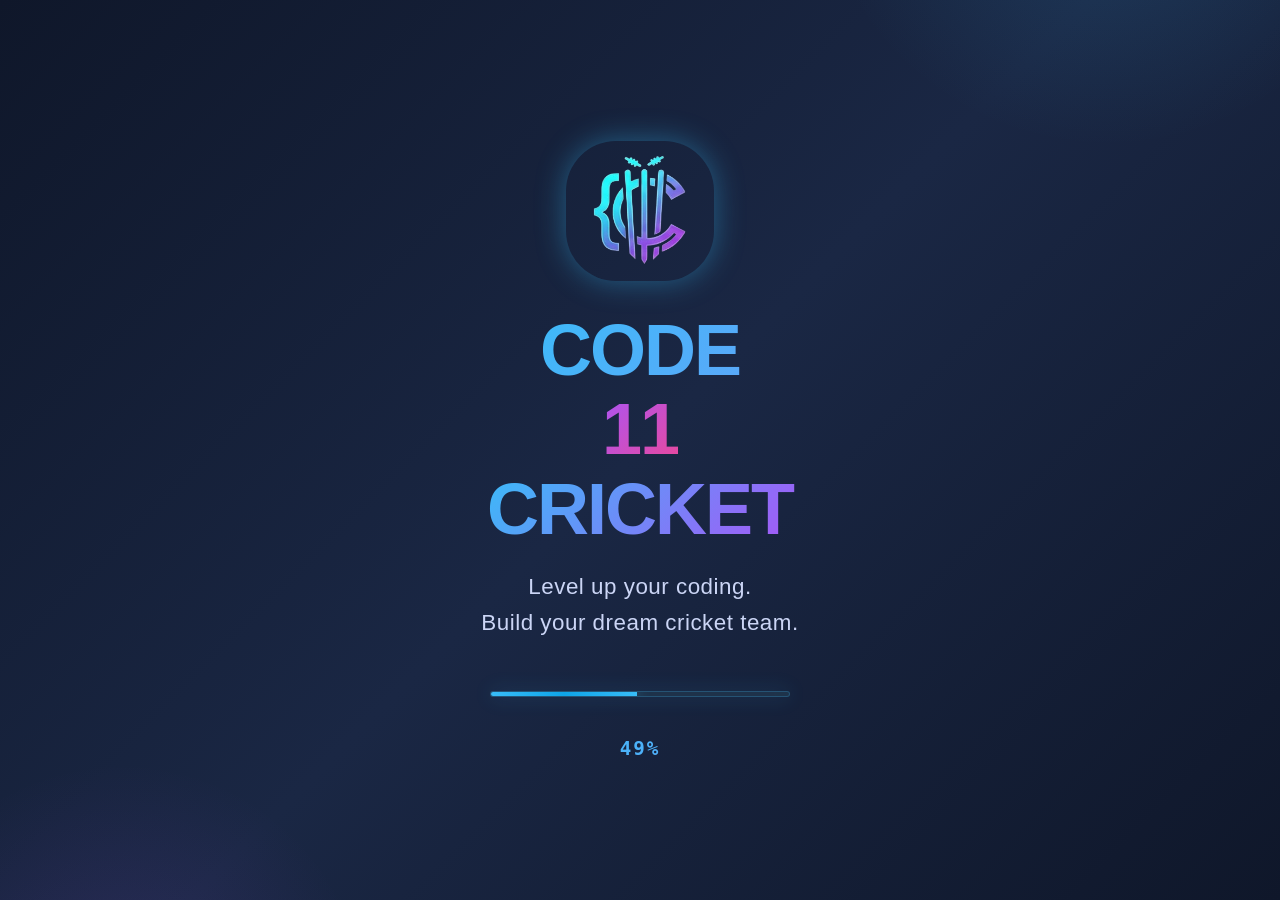
<file: index.html>
<!DOCTYPE html>
<html>

<head>
    <meta charset="UTF-8">
    <meta name="viewport" content="width=device-width, initial-scale=1.0">
    <link rel="shortcut icon" href="img/logo_02.png" type="image/x-icon">
    <title>Code11 Cricket</title>
    <link rel="stylesheet" href="style.css">
</head>

<body>

    <!-- Splash Screen -->
    <div id="splash">
        <div class="splash-content">
            <!-- <div class="splash-badge">🏏⚡ CODE11 CRICKET</div> -->
            <div class="splash-badge"><img width="100" src="img/logo_02.png" alt=""></div>
            <h1 class="logo">
                <span class="logo-code">CODE</span><span class="logo-num">11</span>
                <span class="logo-cricket">CRICKET</span>
            </h1>
            <p class="tagline">Level up your coding.<br>Build your dream cricket team.</p>

            <div class="loader-section">
                <div class="loader-container">
                    <div class="loader-bar" id="loader-bar"></div>
                </div>
                <p id="loading-text">0%</p>
            </div>
        </div>
    </div>

    <div id="main-content" class="hidden">

        <header class="navbar">
            <div class="navbar-brand">
                <img class="logo-badge" src="img/logo_02.png" alt="">
                <h2>CODE11 CRICKET</h2>
            </div>
            <nav class="navbar-nav">
                <a href="challenges.html" class="nav-btn">
                    <span>⚡</span> Challenges
                </a>
                <a href="collection.html" class="nav-btn">
                    <span>🎴</span> My Cards
                </a>
                <a href="available-cards.html" class="nav-btn">
                    <span>📚</span> Available Cards
                </a>
                <a href="profile.html" class="nav-btn">
                    <span>👤</span> Profile
                </a>
            </nav>
        </header>

        <section class="dashboard">
            <div class="hero-content">
                <!-- <img class="splash-badge" style="width: 100px;" src="img/logo_02.png" alt=""> -->
                <div class="hero-badge">🏏 CODE11 CRICKET</div>
                <h3 class="hero-title">
                    <span class="gradient-text">Level Up</span> Your Code.<br>
                    <span class="gradient-text-alt">Unlock</span> Legends.
                </h3>
                <p class="hero-subtitle">Solve coding challenges. Build your dream cricket team. Master the game.</p>
                <div class="hero-stats">
                    <div class="stat">
                        <span class="stat-value">115+</span>
                        <span class="stat-label">Challenges</span>
                    </div>
                    <div class="stat">
                        <span class="stat-value">40+</span>
                        <span class="stat-label">Legends</span>
                    </div>
                    <div class="stat">
                        <span class="stat-value">125+</span>
                        <span class="stat-label">Cards</span>
                    </div>
                    <div class="stat">
                        <span class="stat-value">∞</span>
                        <span class="stat-label">Skills</span>
                    </div>
                </div>
                <a href="challenges.html" class="btn-primary">
                    <span>⚡ START CODING</span>
                </a>
            </div>
        </section>

        <section class="preview">
            <div class="preview-header">
                <h3>🎴 TOP LEGENDS</h3>
                <p class="preview-subtitle">Unlock these iconic cricket stars by solving challenges</p>
            </div>

            <div class="preview-cards">

                <div class="preview-card epic">
                    <img src="img/virat-kohli.png">
                    <h3>Virat Kohli</h3>
                    <p>⭐ 95</p>
                    <p>🏏 Batsman</p>
                    <p>🌍 India</p>
                </div>

                <div class="preview-card legendary">
                    <img src="img/abd.png">
                    <h3>AB de Villiers</h3>
                    <p>⭐ 98</p>
                    <p>🏏 Batsman</p>
                    <p>🌍 South Africa</p>
                </div>

                <div class="preview-card epic">
                    <img src="img/rohit-sharma.png">
                    <h3>Rohit Sharma</h3>
                    <p>⭐ 92</p>
                    <p>🏏 Batsman</p>
                    <p>🌍 India</p>
                </div>

                <div class="preview-card legendary">
                    <img src="img/chris_gayle.png">
                    <h3>Chris Gayle</h3>
                    <p>⭐ 98</p>
                    <p>🏏 Batsman</p>
                    <p>🌍 West Indies</p>
                </div>

                <div class="preview-card epic">
                    <img src="img/trent-boult.png">
                    <h3>Trent Boult</h3>
                    <p>⭐ 93</p>
                    <p>🏏 Bowler</p>
                    <p>🌍 New Zealand</p>
                </div>

            </div>

        </section>

        <section class="about">
            <div class="about-container">
                <div class="about-header">
                    <h3>⚙️ ABOUT CODE11 CRICKET</h3>
                    <div class="about-divider"></div>
                </div>
                <div class="about-content">
                    <p>
                        <strong>Code11 Cricket</strong> is a gamified platform where developers level up their coding
                        skills while building their dream cricket team. Solve real-world coding challenges and unlock
                        legendary cricket players.
                    </p>
                    <p>
                        Whether you're a JavaScript wizard, Python master, or Java champion, Code11 Cricket has
                        challenges tailored to your skill level. Every correct solution earns XP, levels up your
                        profile, and unlocks epic player cards.
                    </p>
                    <div class="about-features">
                        <div class="feature">
                            <span class="feature-icon">💻</span>
                            <h4>Real Coding Challenges</h4>
                            <p>54+ problems across JavaScript, Python, Java, and Web Development</p>
                        </div>
                        <div class="feature">
                            <span class="feature-icon">🏏</span>
                            <h4>Collect Legends</h4>
                            <p>Unlock cricket superstars with rare, epic, and legendary rarities</p>
                        </div>
                        <div class="feature">
                            <span class="feature-icon">📈</span>
                            <h4>Level Up</h4>
                            <p>Gain XP, climb the leaderboard, and unlock new challenges</p>
                        </div>
                        <div class="feature">
                            <span class="feature-icon">🎮</span>
                            <h4>Gamified Learning</h4>
                            <p>Learn coding through gaming with rewards and progression</p>
                        </div>
                    </div>
                </div>
            </div>
        </section>

        <footer>
            <div class="footer-content">
                <div class="footer-section">
                    <h4>🏏 CODE11 CRICKET</h4>
                    <p>Level up your coding. Build your dream cricket team.</p>
                </div>
                <div class="footer-section">
                    <h5>Quick Links</h5>
                    <ul>
                        <li><a href="challenges.html">Challenges</a></li>
                        <li><a href="collection.html">My Cards</a></li>
                        <li><a href="profile.html">Profile</a></li>
                    </ul>
                </div>
                <div class="footer-section">
                    <h5>Learn More</h5>
                    <ul>
                        <li><a href="#">How It Works</a></li>
                        <li><a href="#">Roadmap</a></li>
                        <li><a href="#">Community</a></li>
                    </ul>
                </div>
                <div class="footer-section">
                    <h5>Connect</h5>
                    <ul>
                        <li><a href="#">Twitter</a></li>
                        <li><a href="#">GitHub</a></li>
                        <li><a href="#">Discord</a></li>
                    </ul>
                </div>
            </div>
            <div class="footer-bottom">
                <p>© 2026 Code11 Cricket. All rights reserved. • Built with ⚡ & 🏏</p>
            </div>
        </footer>

    </div>

    <script src="script.js"></script>

</body>

</html>
</file>
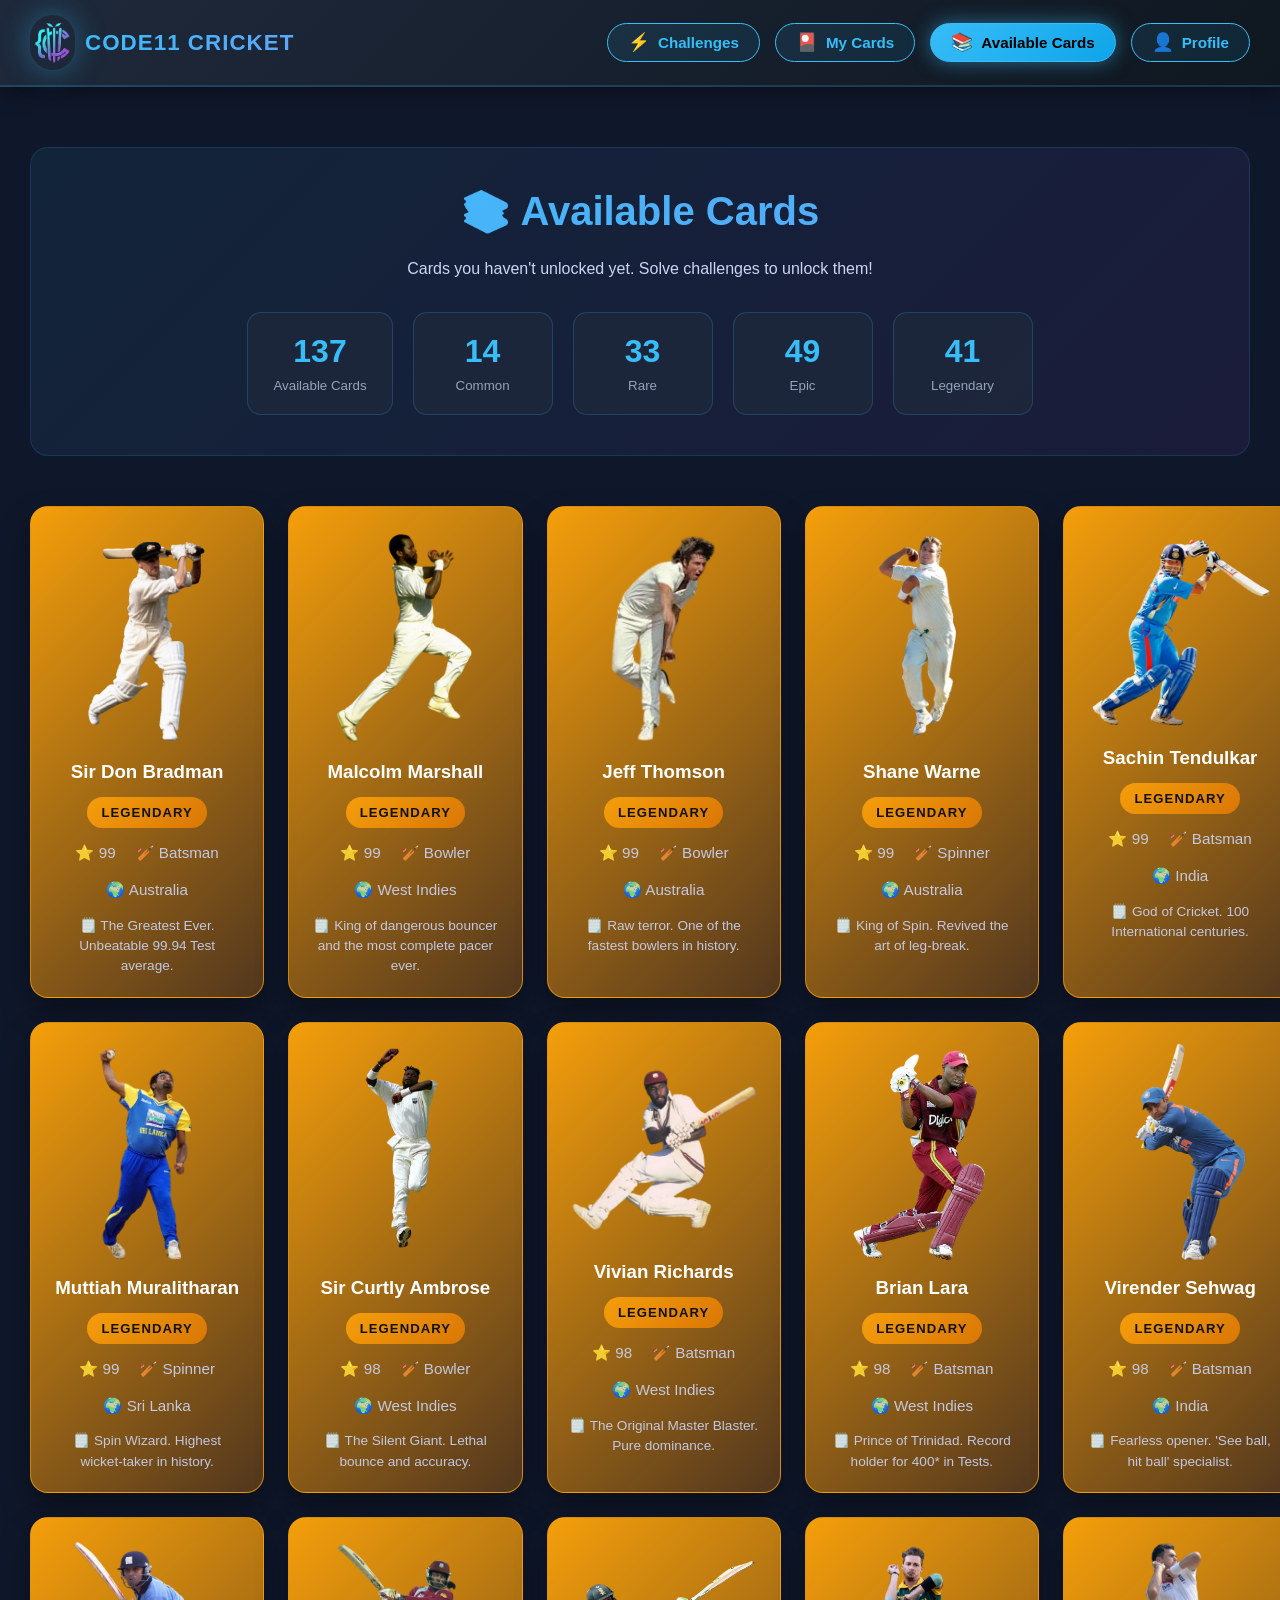
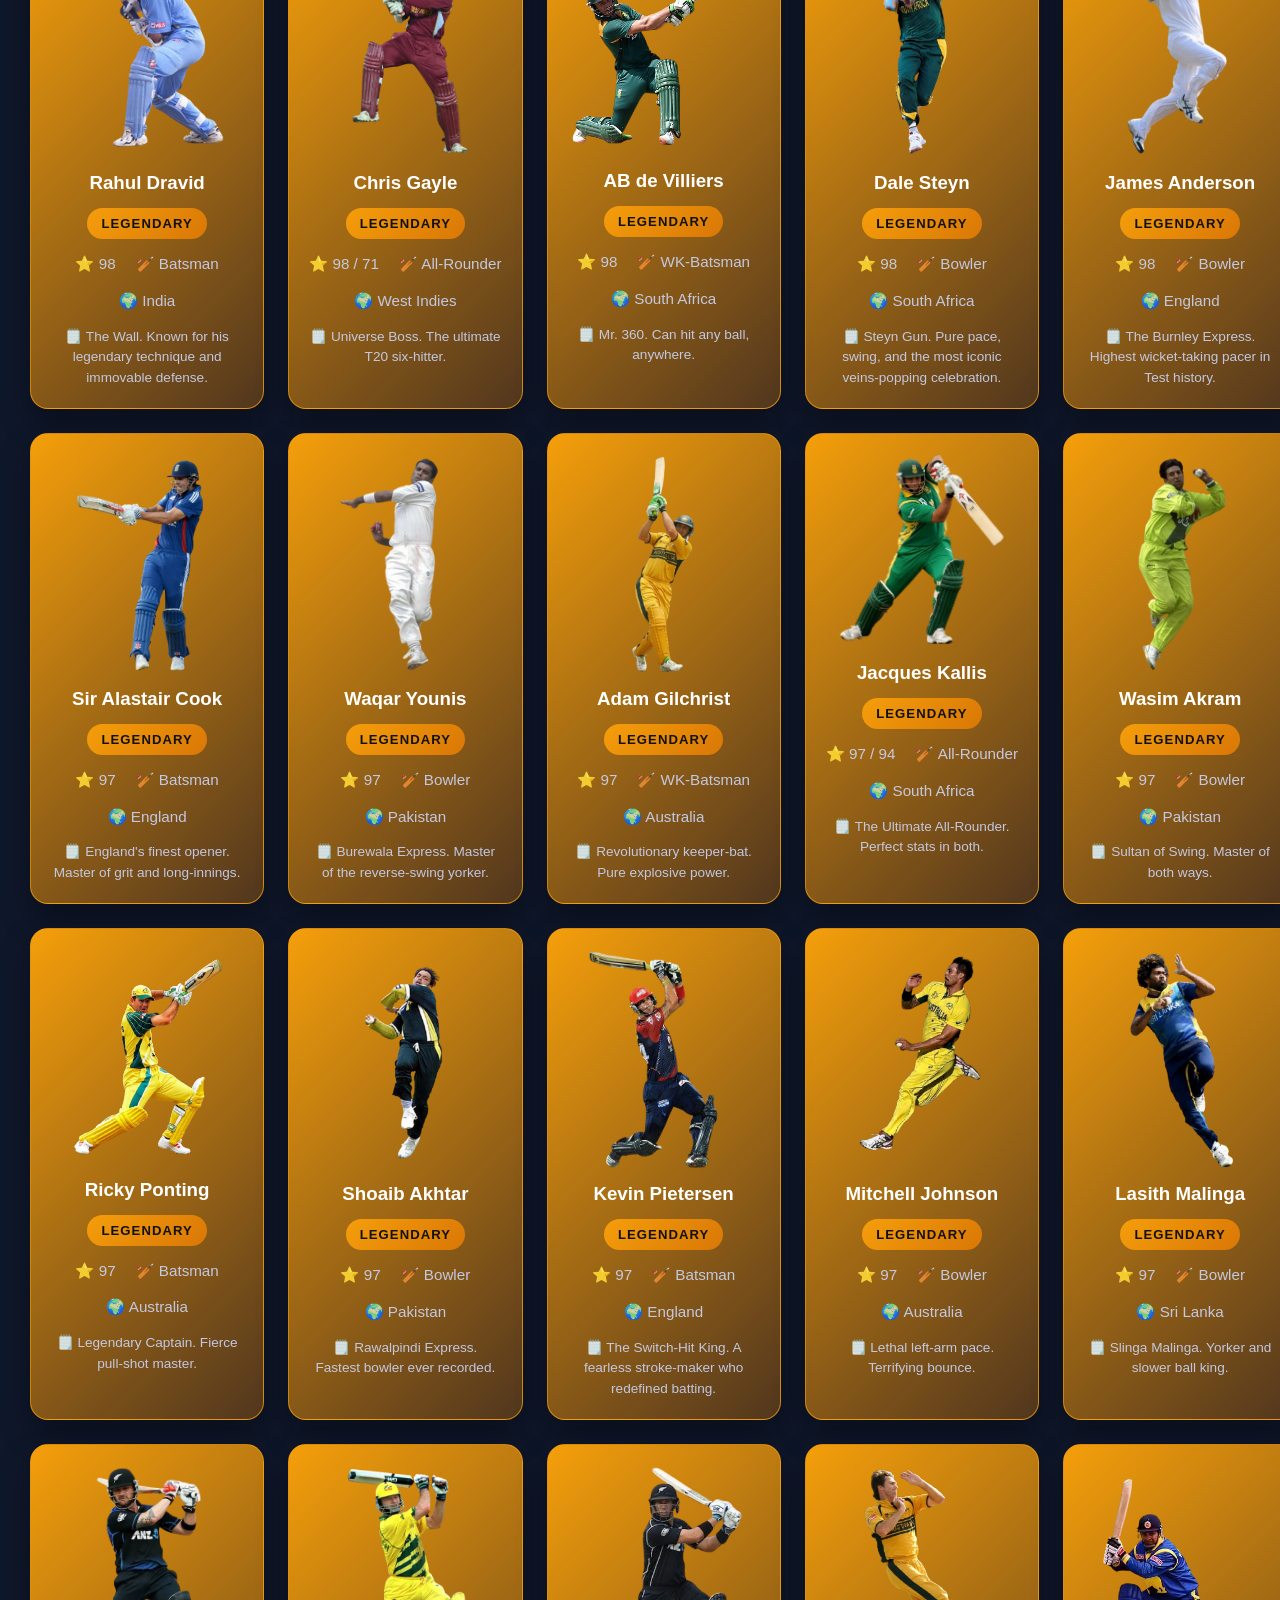
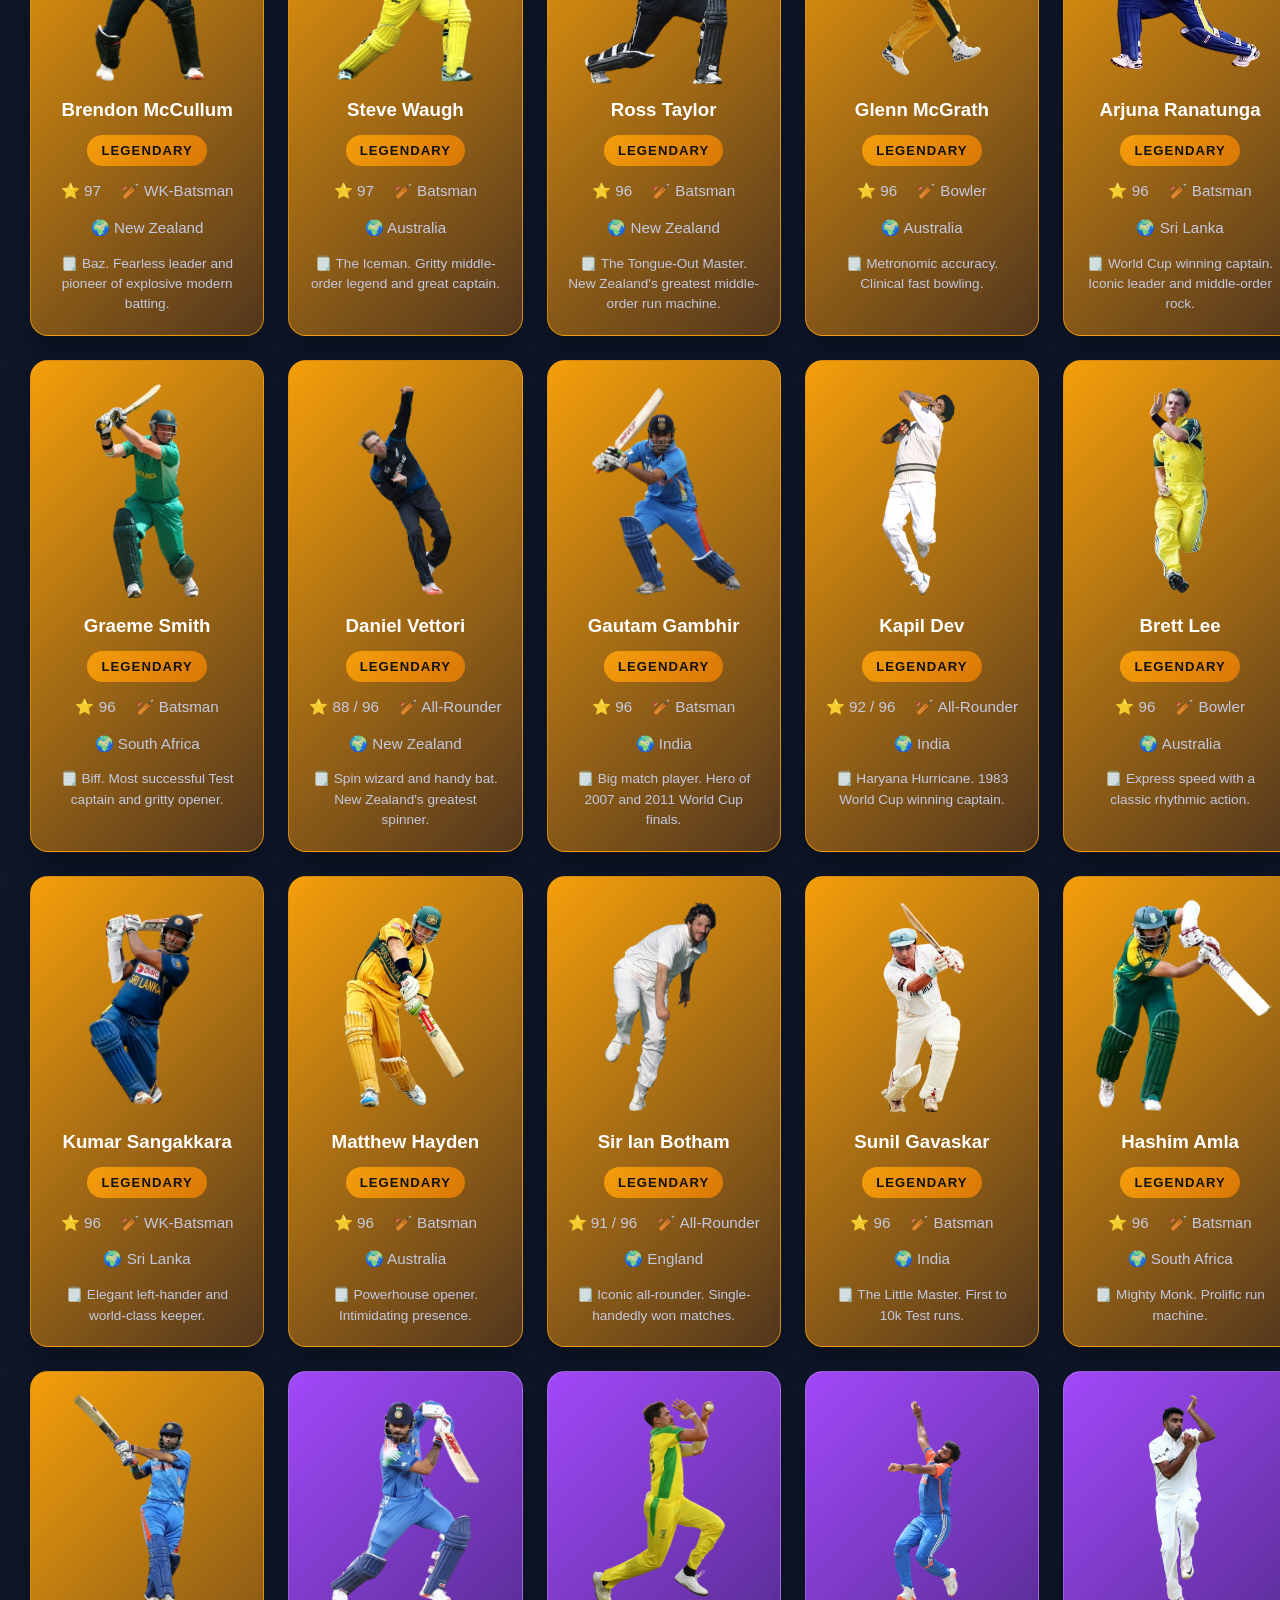
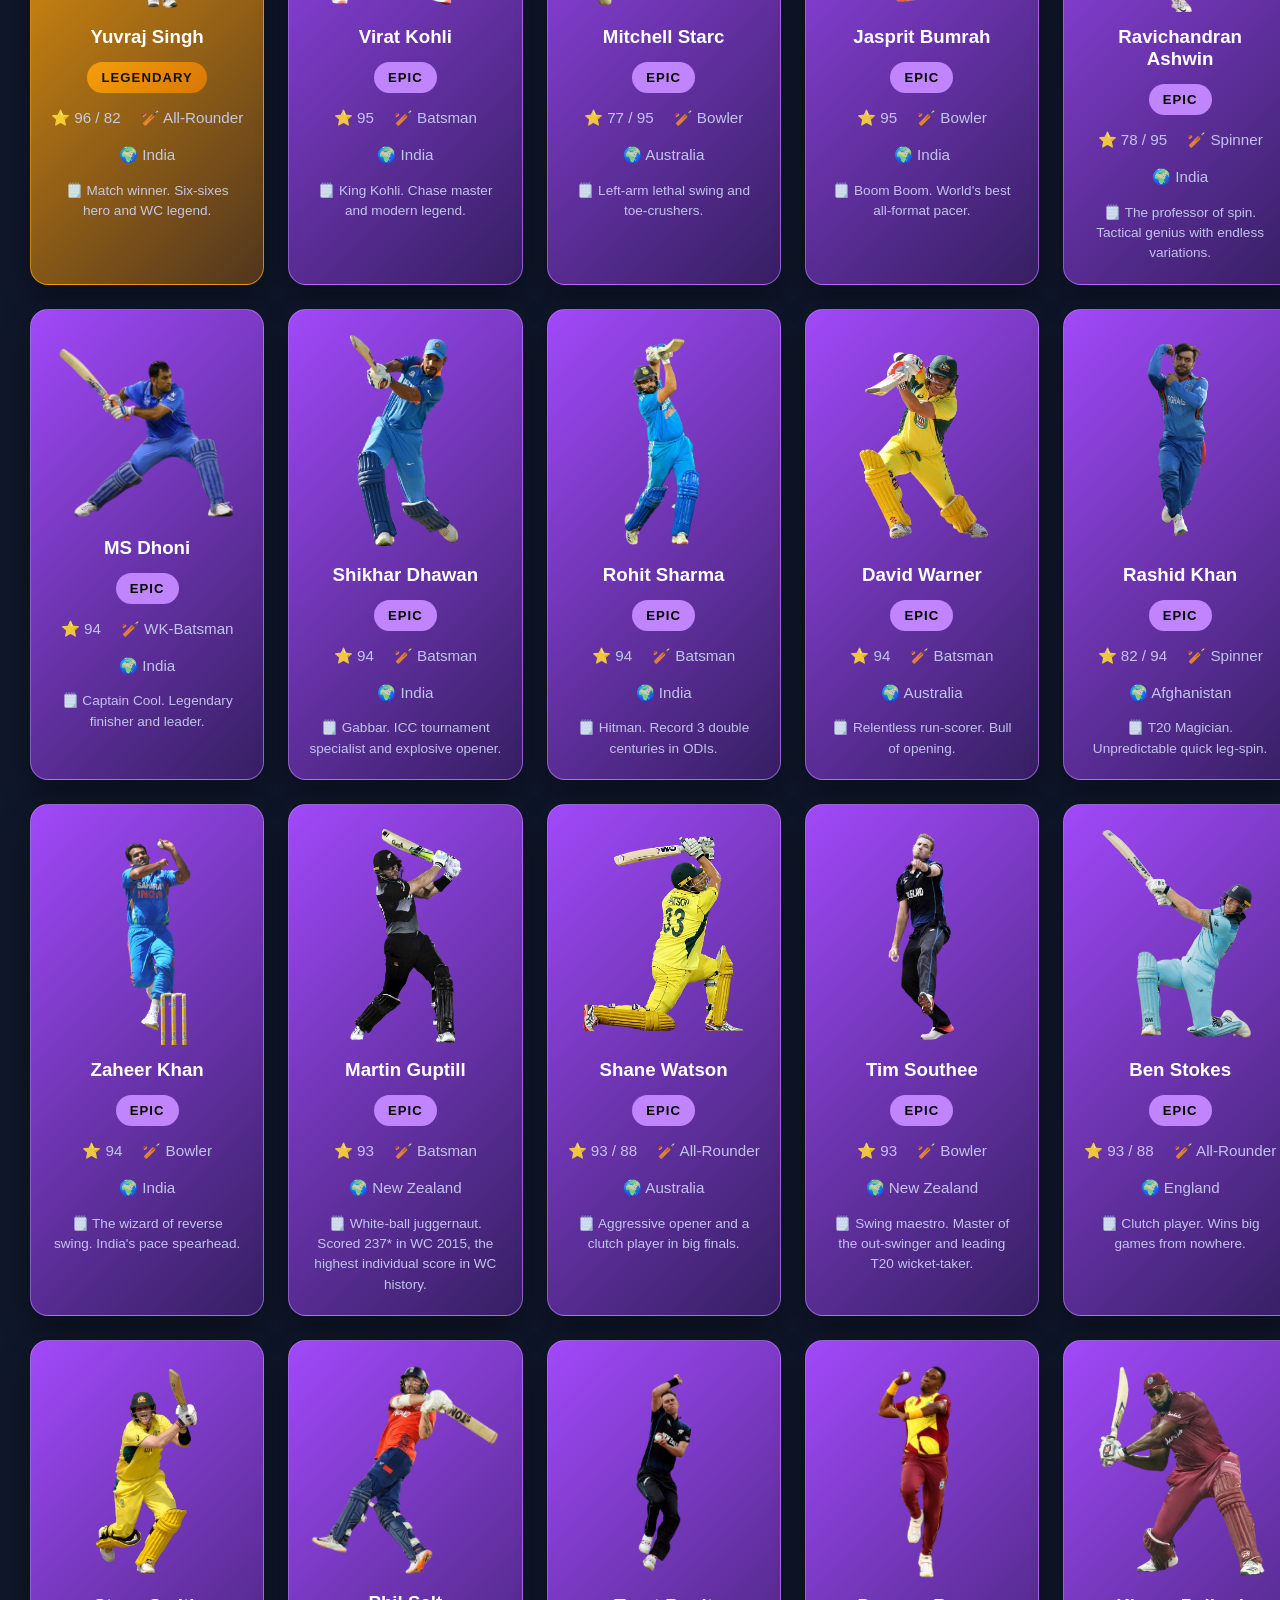
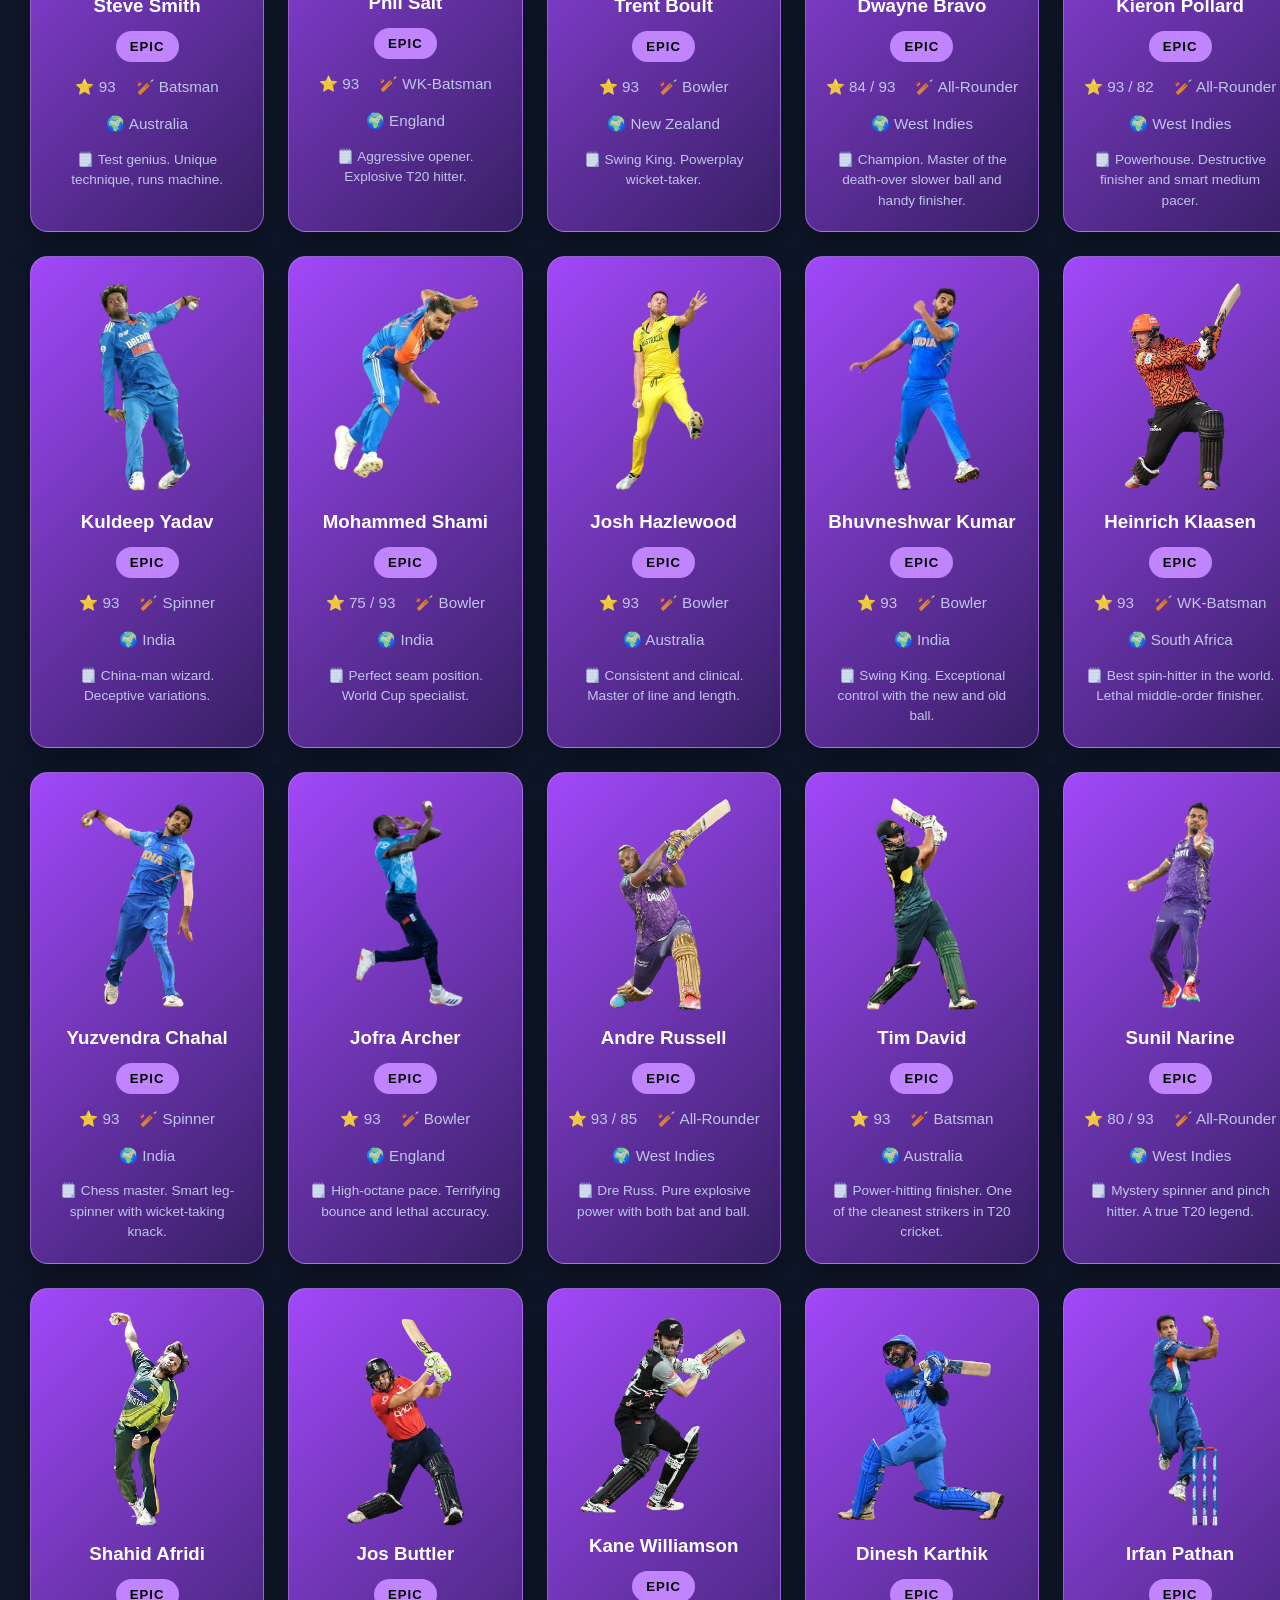
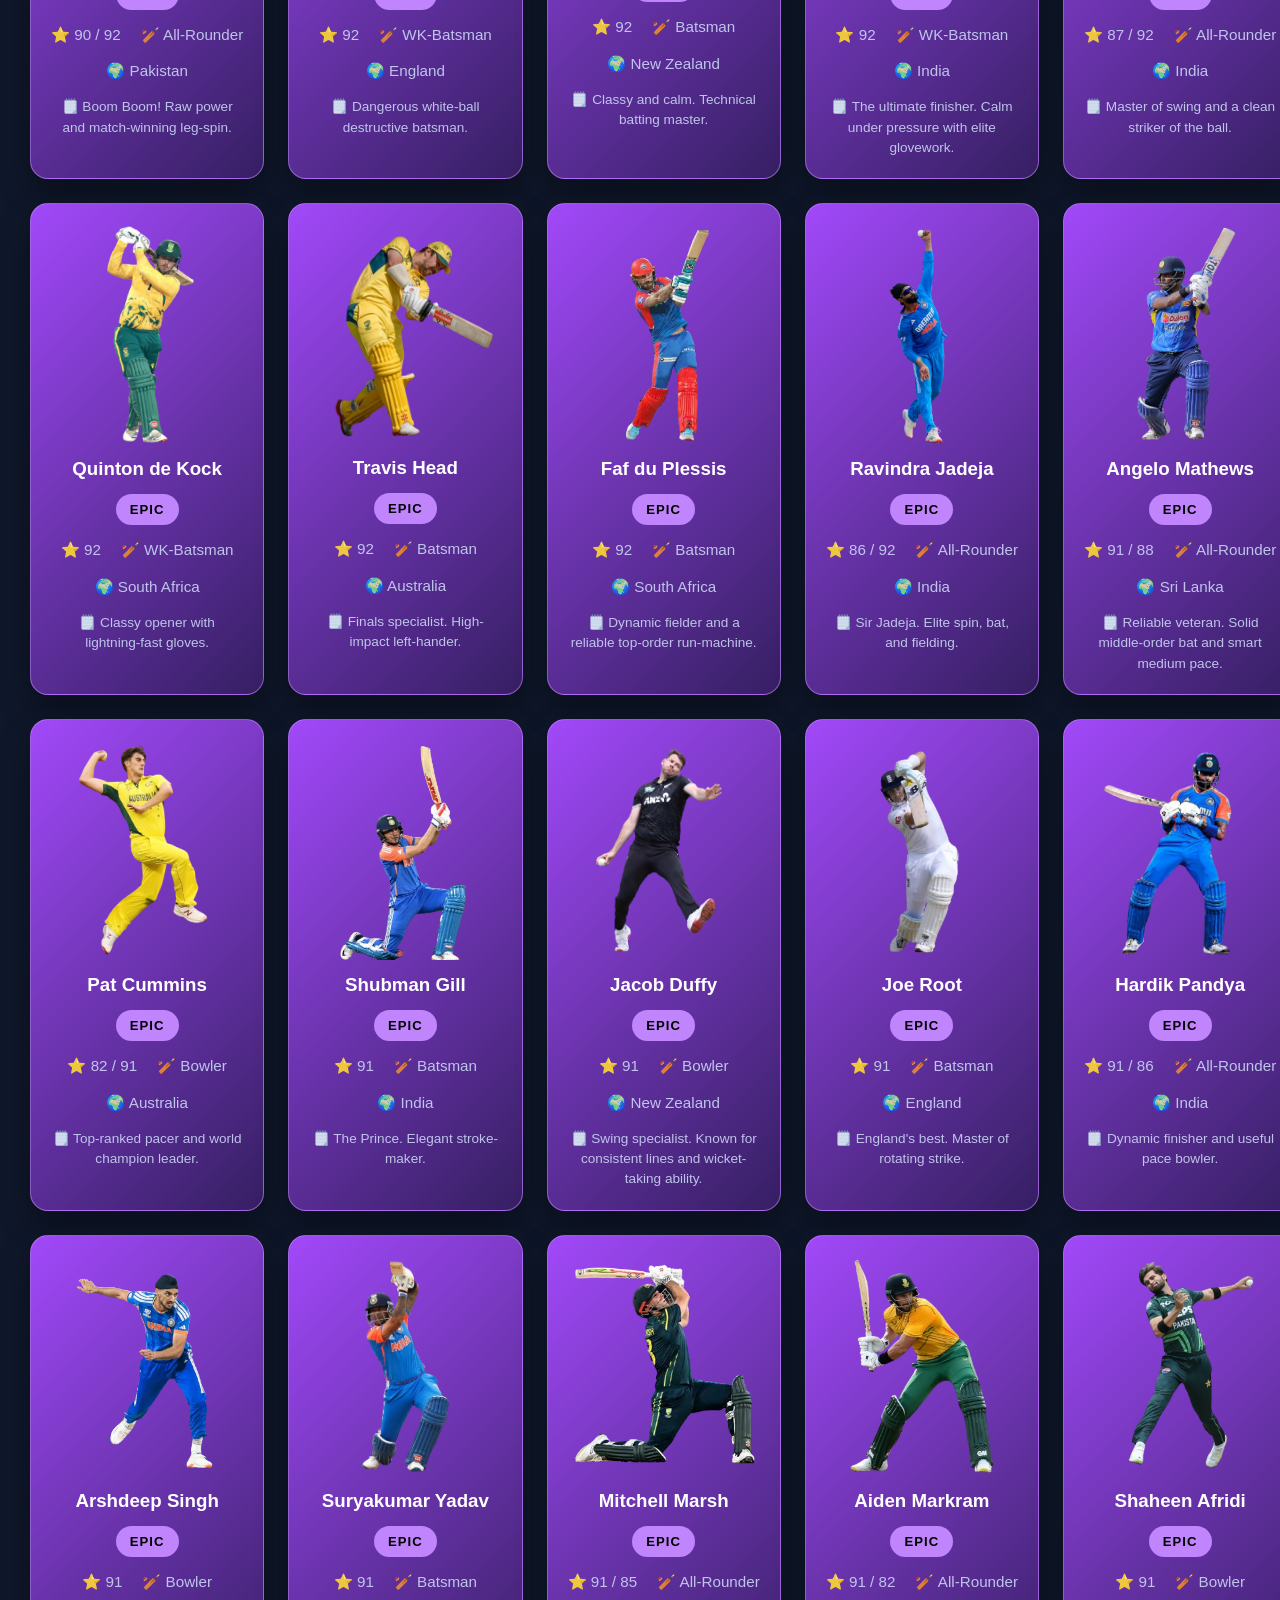
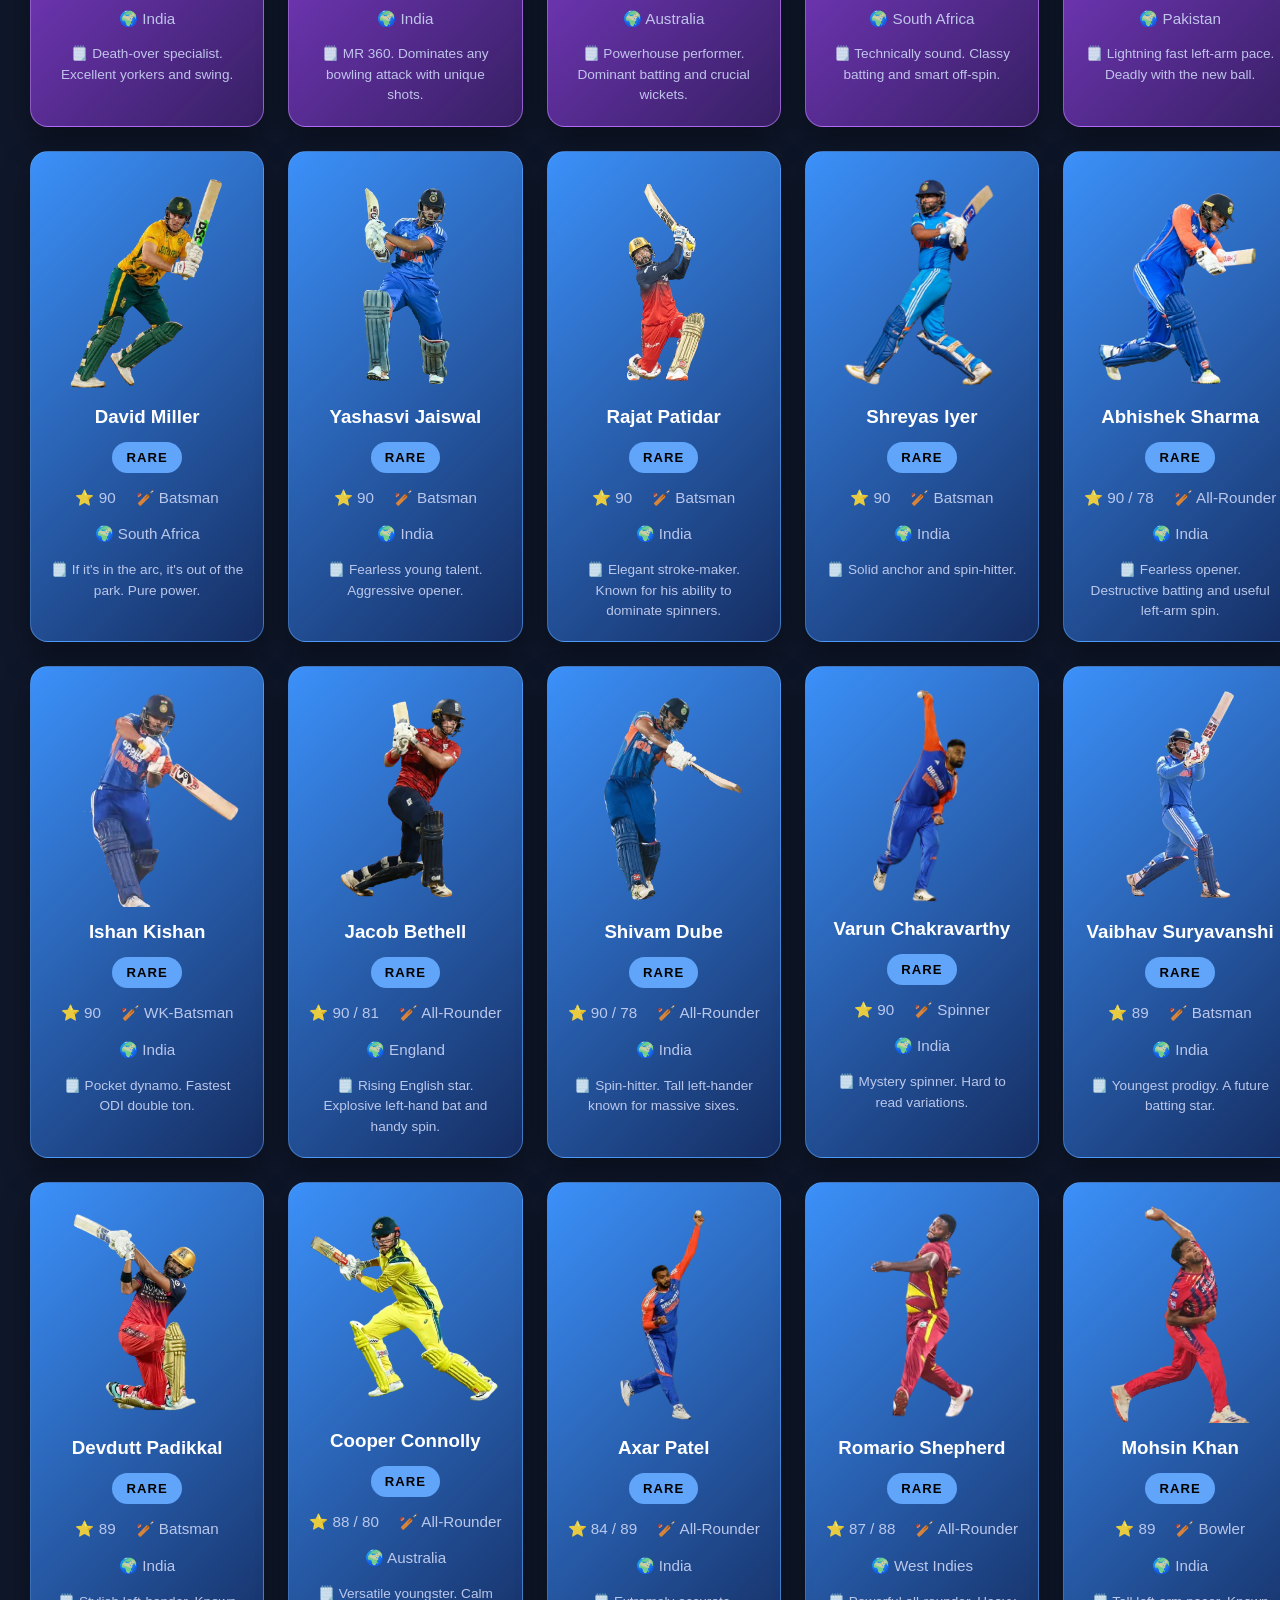
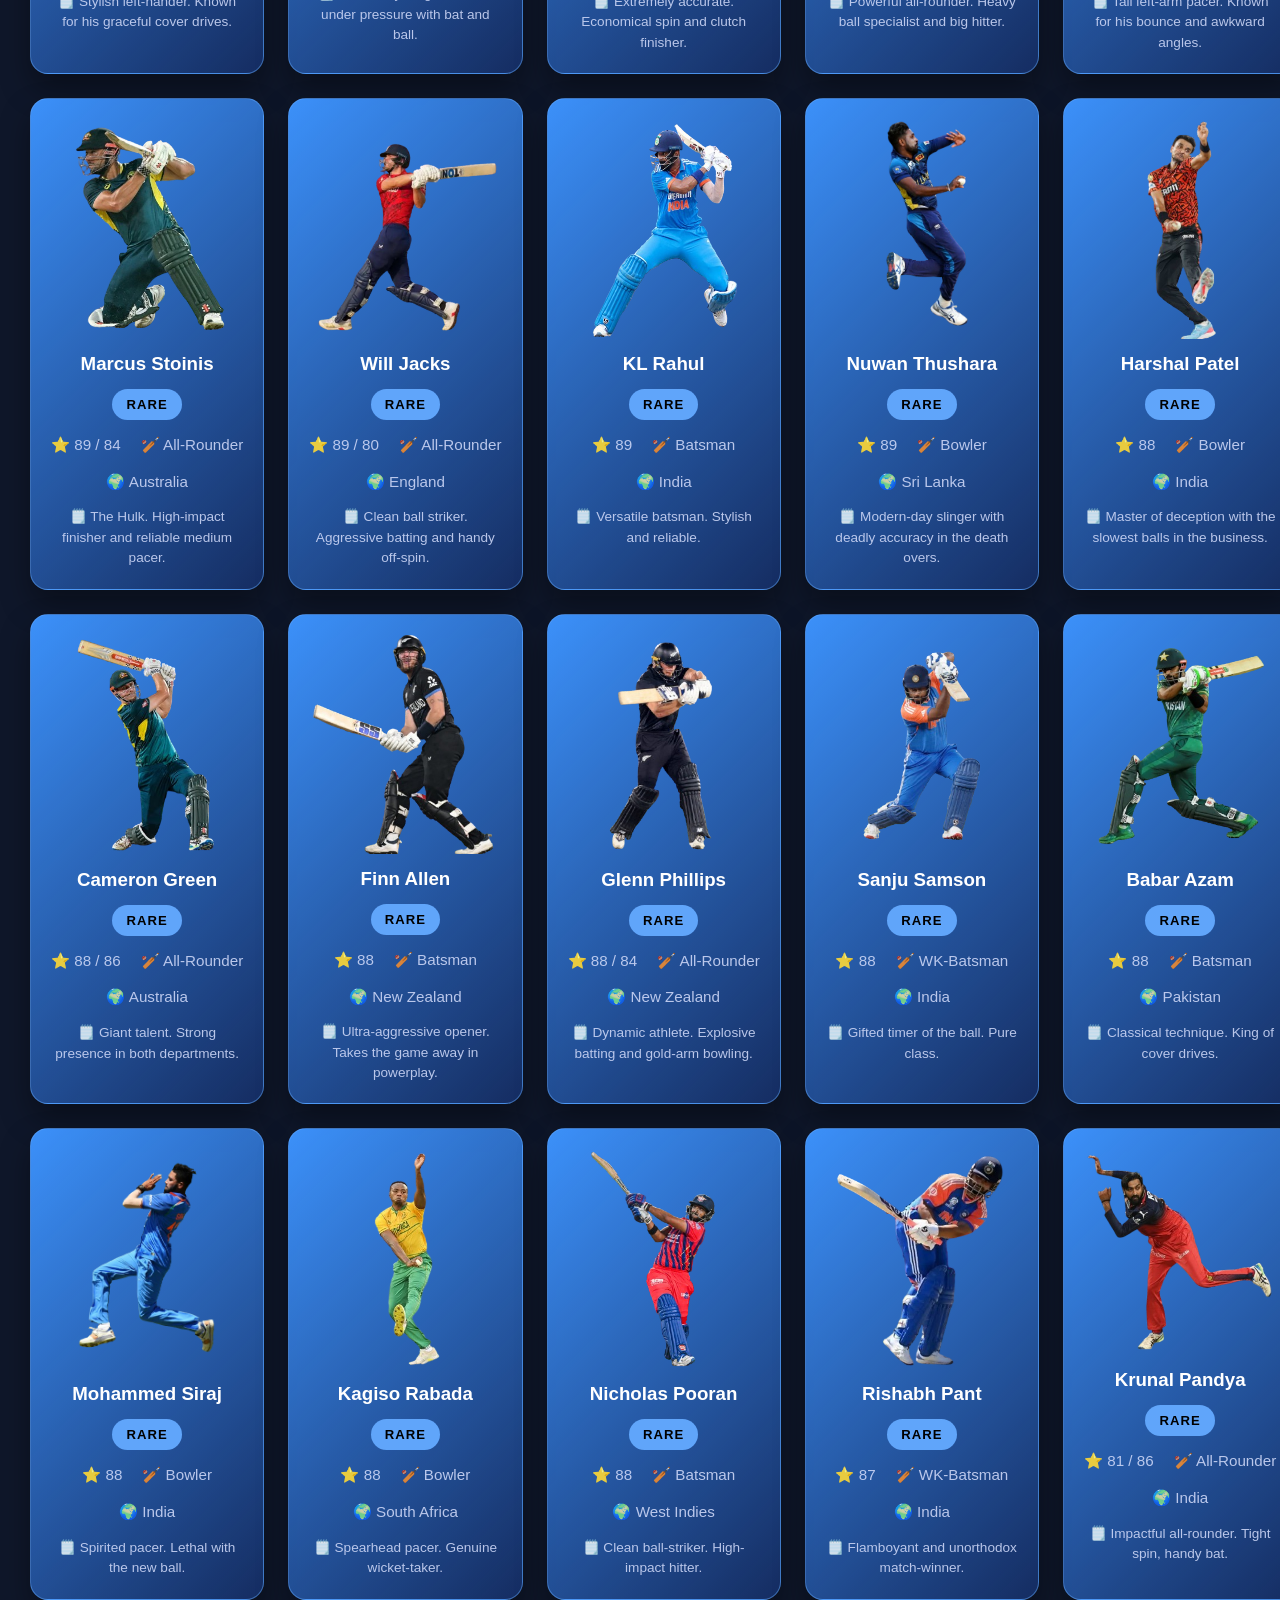
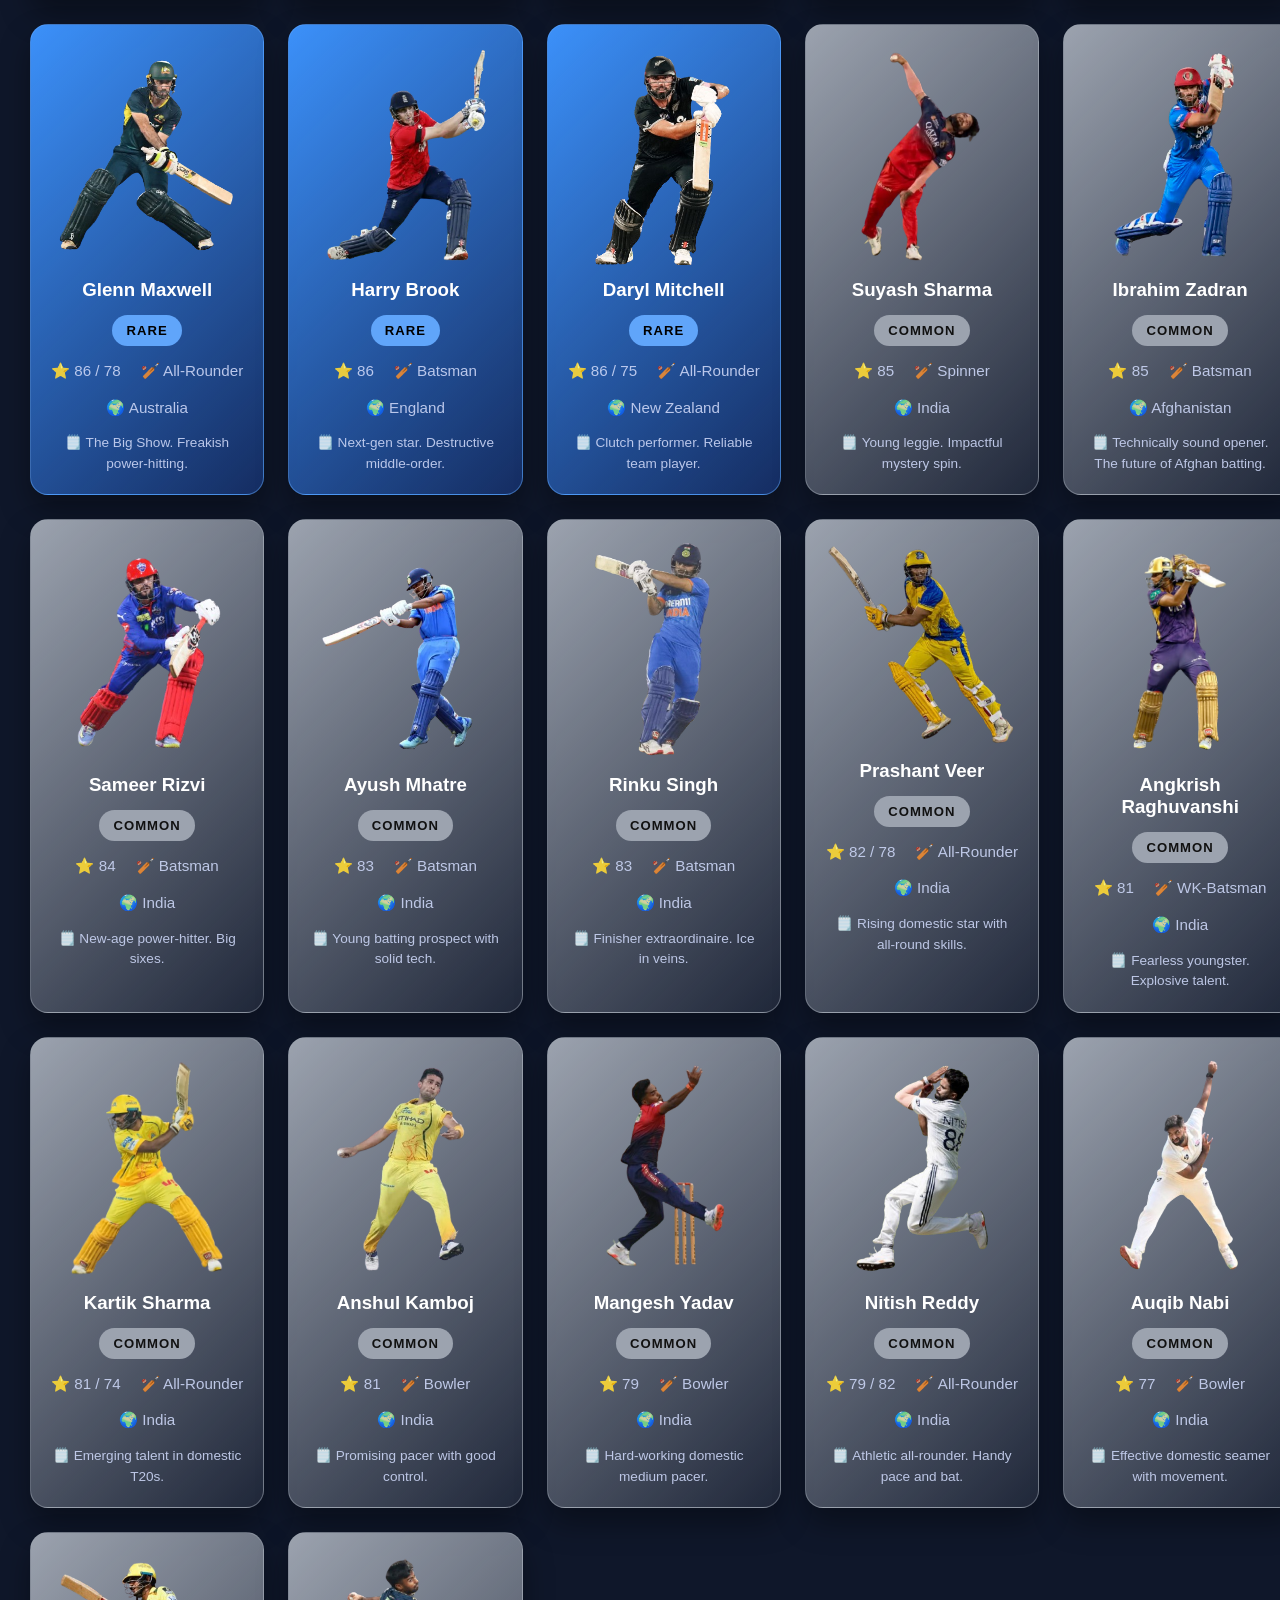
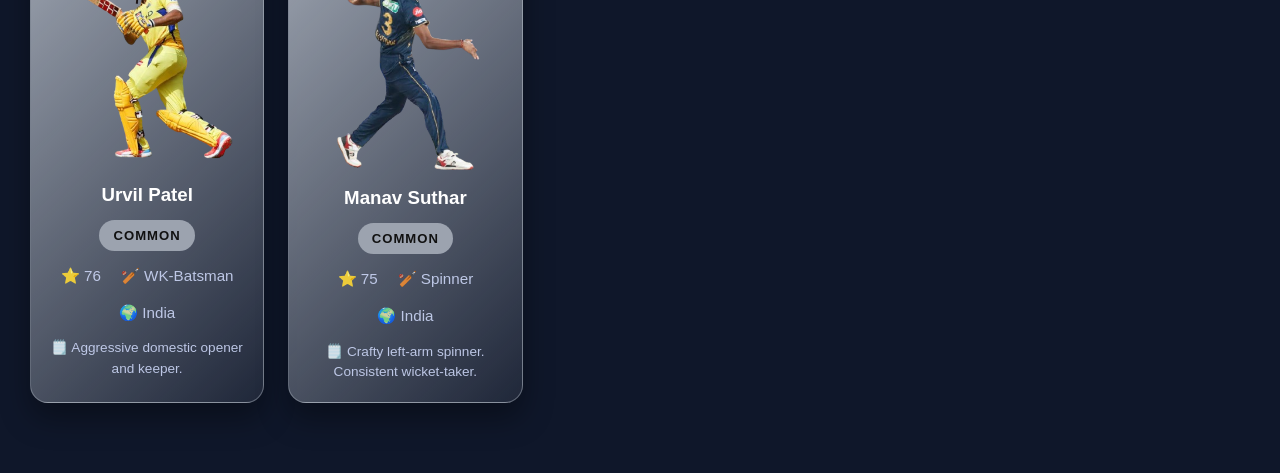
<file: available-cards.html>
<!DOCTYPE html>
<html>

<head>
    <meta charset="UTF-8">
    <meta name="viewport" content="width=device-width, initial-scale=1.0">
    <link rel="shortcut icon" href="img/logo_02.png" type="image/x-icon">
    <title>Available Cards</title>
    <link rel="stylesheet" href="style.css">
</head>

<body>

    <header class="navbar">
        <div class="navbar-brand">
            <img onclick="goHome()" class="logo-badge" src="img/logo_02.png" alt="">
            <h2 onclick="goHome()" style="cursor: pointer;">CODE11 CRICKET</h2>
        </div>
        <nav class="navbar-nav">
            <a href="challenges.html" class="nav-btn">
                <span>⚡</span> Challenges
            </a>
            <a href="collection.html" class="nav-btn">
                <span>🎴</span> My Cards
            </a>
            <a href="available-cards.html" class="nav-btn active">
                <span>📚</span> Available Cards
            </a>
            <a href="profile.html" class="nav-btn">
                <span>👤</span> Profile
            </a>
        </nav>
    </header>

    <main class="collection-container">
        <section class="collection-header">
            <div>
                <h1>📚 Available Cards</h1>
                <p>Cards you haven't unlocked yet. Solve challenges to unlock them!</p>
                <div class="collection-summary">
                    <div>
                        <span id="available-count">0</span>
                        <small>Available Cards</small>
                    </div>
                    <div>
                        <span id="available-common-count">0</span>
                        <small>Common</small>
                    </div>
                    <div>
                        <span id="available-rare-count">0</span>
                        <small>Rare</small>
                    </div>
                    <div>
                        <span id="available-epic-count">0</span>
                        <small>Epic</small>
                    </div>
                    <div>
                        <span id="available-legendary-count">0</span>
                        <small>Legendary</small>
                    </div>
                </div>
            </div>
        </section>

        <section id="available-grid" class="available-cards-grid"></section>
    </main>

    <script src="script.js"></script>
</body>

</html>
</file>
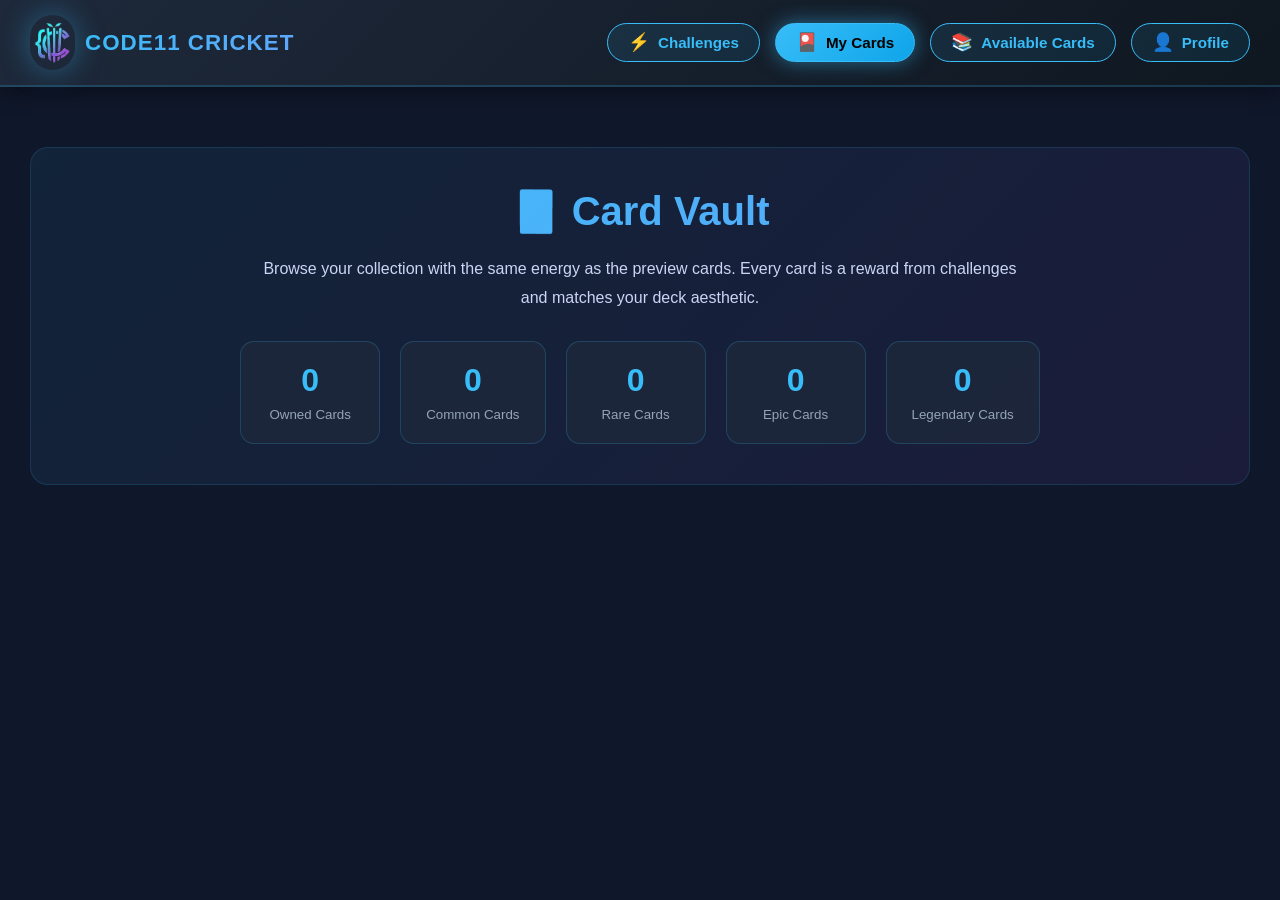
<file: collection.html>
<!DOCTYPE html>
<html>

<head>
    <meta charset="UTF-8">
    <meta name="viewport" content="width=device-width, initial-scale=1.0">
    <link rel="shortcut icon" href="img/logo_02.png" type="image/x-icon">
    <title>My Cards</title>
    <link rel="stylesheet" href="style.css">
</head>

<body>

    <header class="navbar">
        <div class="navbar-brand">
            <img onclick="goHome()" class="logo-badge" src="img/logo_02.png" alt="">
            <h2 onclick="goHome()" style="cursor: pointer;">CODE11 CRICKET</h2>
        </div>
        <nav class="navbar-nav">
            <a href="challenges.html" class="nav-btn">
                <span>⚡</span> Challenges
            </a>
            <a href="collection.html" class="nav-btn active">
                <span>🎴</span> My Cards
            </a>
            <a href="available-cards.html" class="nav-btn">
                <span>📚</span> Available Cards
            </a>
            <a href="profile.html" class="nav-btn">
                <span>👤</span> Profile
            </a>
        </nav>
    </header>

    <main class="collection-container">
        <section class="collection-header">
            <div>
                <h1>🎴 Card Vault</h1>
                <p>Browse your collection with the same energy as the preview cards. Every card is a reward from
                    challenges and matches your deck aesthetic.</p>
                <div class="collection-summary">
                    <div>
                        <span id="owned-count">0</span>
                        <small>Owned Cards</small>
                    </div>
                    <div>
                        <span id="common-count">0</span>
                        <small>Common Cards</small>
                    </div>
                    <div>
                        <span id="rare-count">0</span>
                        <small>Rare Cards</small>
                    </div>
                    <div>
                        <span id="epic-count">0</span>
                        <small>Epic Cards</small>
                    </div>
                    <div>
                        <span id="legendary-count">0</span>
                        <small>Legendary Cards</small>
                    </div>
                </div>
            </div>
        </section>

        <section id="card-collection" class="collection-grid"></section>
    </main>

    <script src="script.js"></script>
</body>

</html>
</file>
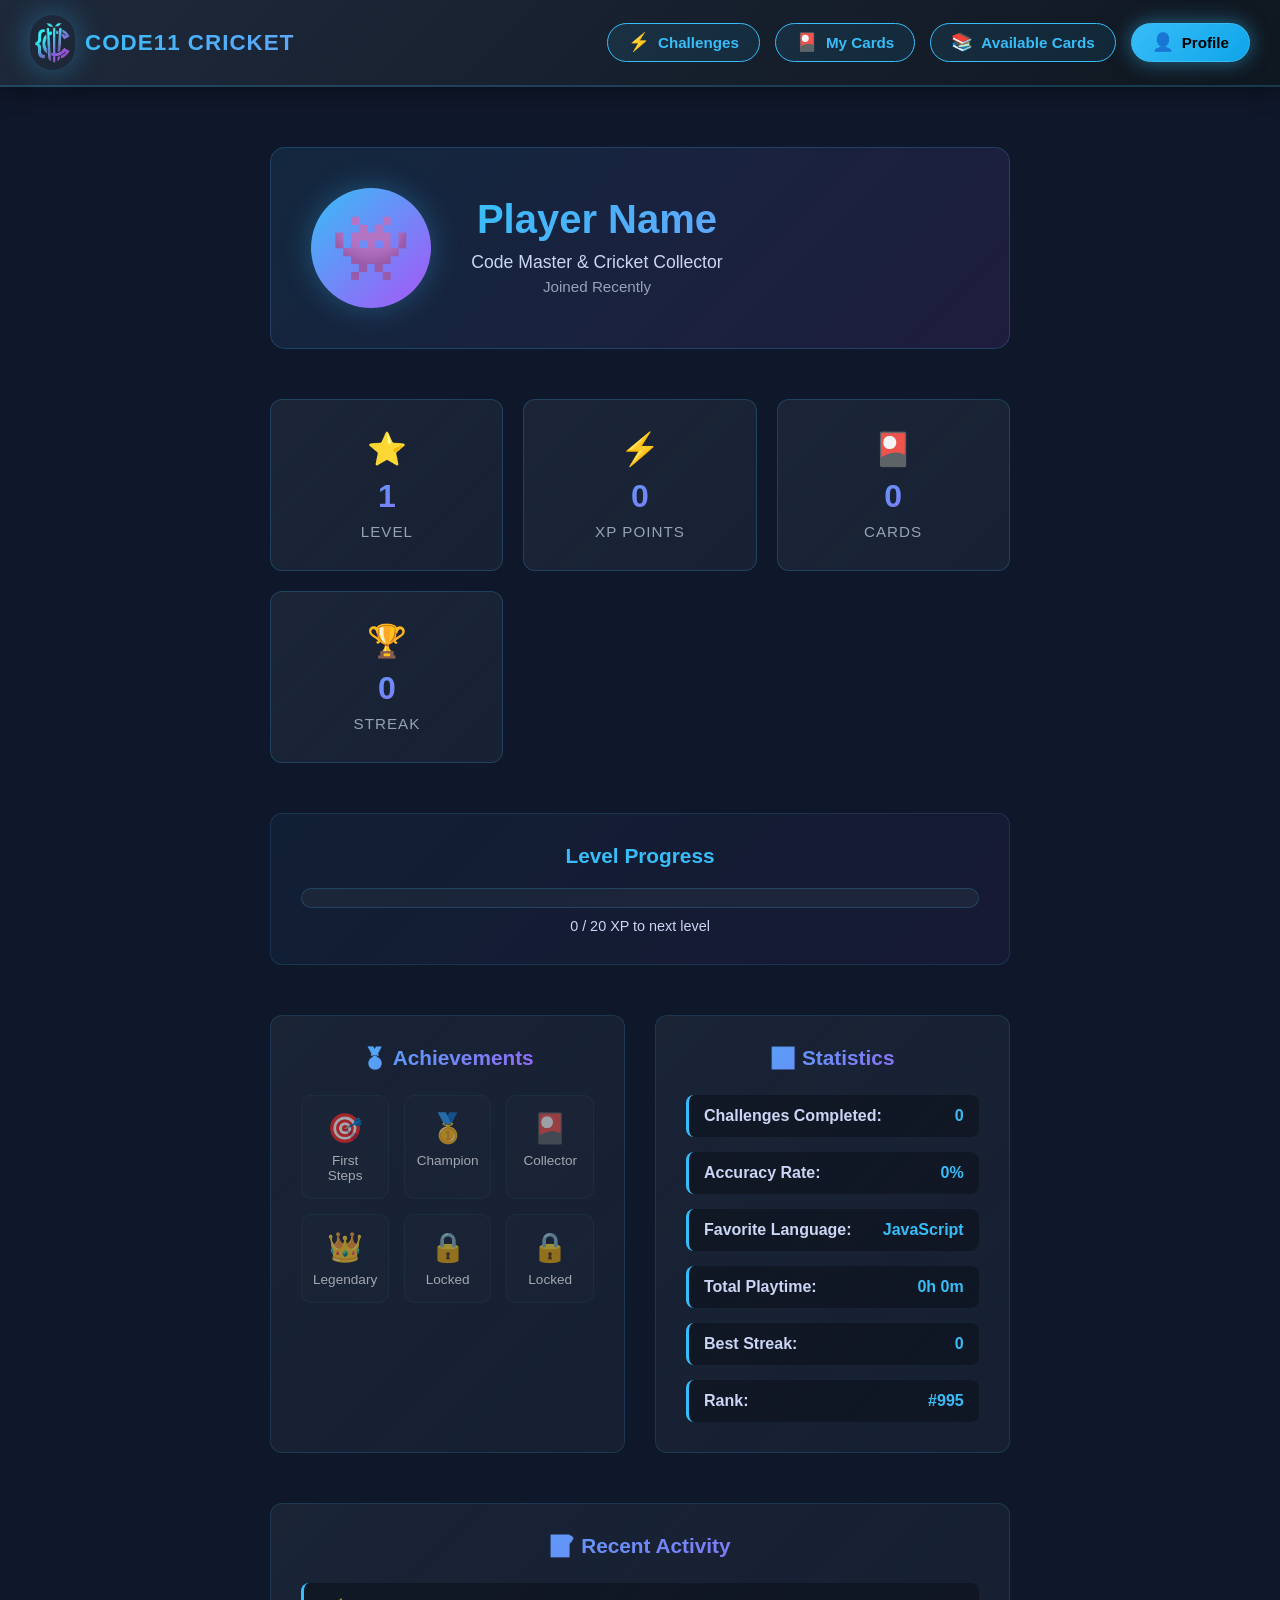
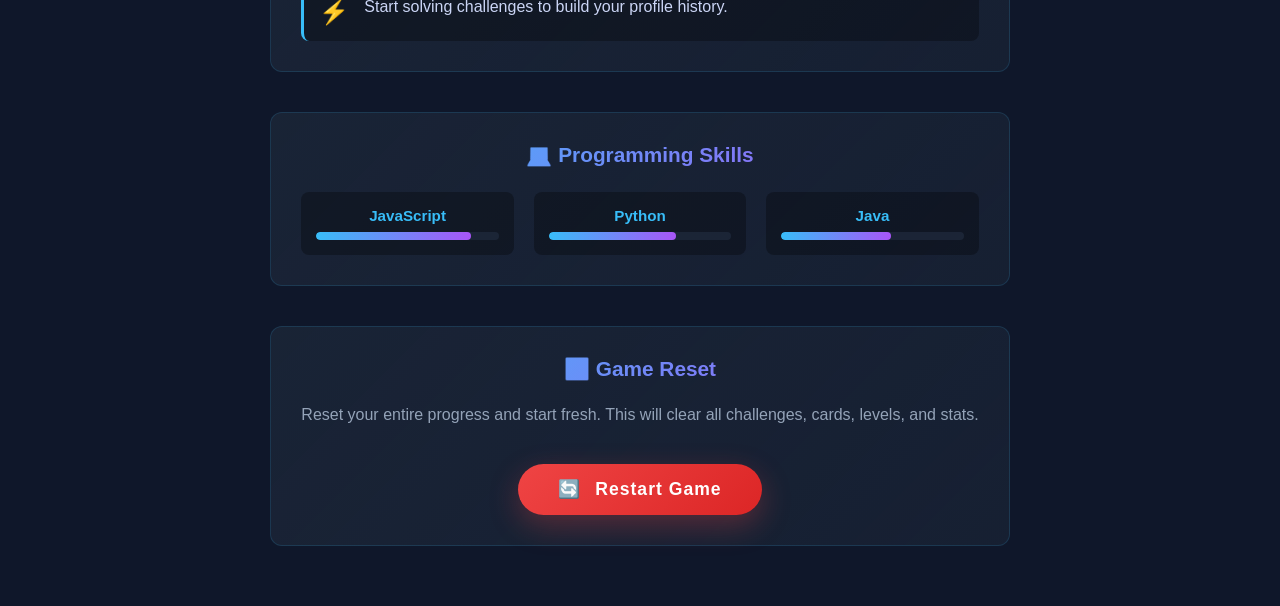
<file: profile.html>
<!DOCTYPE html>
<html>

<head>
    <meta charset="UTF-8">
    <meta name="viewport" content="width=device-width, initial-scale=1.0">
    <link rel="shortcut icon" href="img/logo_02.png" type="image/x-icon">
    <title>Profile</title>
    <link rel="stylesheet" href="style.css">
</head>

<body>

    <header class="navbar">
        <div class="navbar-brand">
            <img onclick="goHome()" class="logo-badge" src="img/logo_02.png" alt="">
            <h2 onclick="goHome()" style="cursor: pointer;">CODE11 CRICKET</h2>
        </div>
        <nav class="navbar-nav">
            <a href="challenges.html" class="nav-btn">
                <span>⚡</span> Challenges
            </a>
            <a href="collection.html" class="nav-btn">
                <span>🎴</span> My Cards
            </a>
            <a href="available-cards.html" class="nav-btn">
                <span>📚</span> Available Cards
            </a>
            <a href="profile.html" class="nav-btn active">
                <span>👤</span> Profile
            </a>
        </nav>
    </header>

    <section class="profile-container">
        <!-- Profile Header -->
        <div class="profile-header">
            <div class="profile-avatar">👾</div>
            <div class="profile-info">
                <h1 id="profile-name">Player Name</h1>
                <p class="profile-title">Code Master & Cricket Collector</p>
                <p class="profile-joined">Joined Recently</p>
            </div>
        </div>

        <!-- Main Stats Grid -->
        <div class="profile-stats-grid">
            <div class="stat-card">
                <div class="stat-icon">⭐</div>
                <div class="stat-value" id="profile-level">1</div>
                <div class="stat-label">Level</div>
            </div>
            <div class="stat-card">
                <div class="stat-icon">⚡</div>
                <div class="stat-value" id="profile-xp">0</div>
                <div class="stat-label">XP Points</div>
            </div>
            <div class="stat-card">
                <div class="stat-icon">🎴</div>
                <div class="stat-value" id="profile-cards">0</div>
                <div class="stat-label">Cards</div>
            </div>
            <div class="stat-card">
                <div class="stat-icon">🏆</div>
                <div class="stat-value" id="profile-streak">0</div>
                <div class="stat-label">Streak</div>
            </div>
        </div>

        <!-- Level Progression Bar -->
        <div class="level-section">
            <h3>Level Progress</h3>
            <div class="level-bar-container">
                <div class="level-bar" id="level-bar"></div>
            </div>
            <p class="level-text" id="level-text">0 / 100 XP to next level</p>
        </div>

        <!-- Two Column Layout -->
        <div class="profile-content-grid">
            <!-- Left Column: Achievements -->
            <div class="profile-section">
                <h3>🏅 Achievements</h3>
                <div class="achievements-grid">
                    <div class="achievement common" title="First Steps">
                        <div>🎯</div>
                        <span>First Steps</span>
                    </div>
                    <div class="achievement rare" title="Code Champion">
                        <div>🥇</div>
                        <span>Champion</span>
                    </div>
                    <div class="achievement epic" title="Collector Master">
                        <div>🎴</div>
                        <span>Collector</span>
                    </div>
                    <div class="achievement legendary" title="Legendary Player">
                        <div>👑</div>
                        <span>Legendary</span>
                    </div>
                    <div class="achievement locked" title="Locked">
                        <div>🔒</div>
                        <span>Locked</span>
                    </div>
                    <div class="achievement locked" title="Locked">
                        <div>🔒</div>
                        <span>Locked</span>
                    </div>
                </div>
            </div>

            <!-- Right Column: Stats & Info -->
            <div class="profile-section">
                <h3>📊 Statistics</h3>
                <div class="stats-details">
                    <div class="stat-detail">
                        <label>Challenges Completed:</label>
                        <span id="challenges-completed">0</span>
                    </div>
                    <div class="stat-detail">
                        <label>Accuracy Rate:</label>
                        <span id="accuracy-rate">0%</span>
                    </div>
                    <div class="stat-detail">
                        <label>Favorite Language:</label>
                        <span id="favorite-lang">JavaScript</span>
                    </div>
                    <div class="stat-detail">
                        <label>Total Playtime:</label>
                        <span id="playtime">0h</span>
                    </div>
                    <div class="stat-detail">
                        <label>Best Streak:</label>
                        <span id="best-streak">0</span>
                    </div>
                    <div class="stat-detail">
                        <label>Rank:</label>
                        <span id="rank">#999</span>
                    </div>
                </div>
            </div>
        </div>

        <!-- Recent Activity -->
        <div class="profile-section full-width">
            <h3>📝 Recent Activity</h3>
            <div class="activity-feed">
                <div class="activity-item">
                    <span class="activity-icon">✅</span>
                    <div class="activity-text">
                        <p>Completed challenge "Array Methods"</p>
                        <time>2 hours ago</time>
                    </div>
                </div>
                <div class="activity-item">
                    <span class="activity-icon">🎴</span>
                    <div class="activity-text">
                        <p>Unlocked Epic card "Python Snake"</p>
                        <time>5 hours ago</time>
                    </div>
                </div>
                <div class="activity-item">
                    <span class="activity-icon">⭐</span>
                    <div class="activity-text">
                        <p>Leveled up to Level 5</p>
                        <time>1 day ago</time>
                    </div>
                </div>
                <div class="activity-item">
                    <span class="activity-icon">🏆</span>
                    <div class="activity-text">
                        <p>Earned 5-challenge winning streak</p>
                        <time>2 days ago</time>
                    </div>
                </div>
            </div>
        </div>

        <!-- Skills/Languages -->
        <div class="profile-section full-width skills">
            <h3>💻 Programming Skills</h3>
            <div class="skills-grid">
                <div class="skill-item">
                    <div class="skill-name">JavaScript</div>
                    <div class="skill-bar">
                        <div class="skill-progress" style="width: 85%;"></div>
                    </div>
                </div>
                <div class="skill-item">
                    <div class="skill-name">Python</div>
                    <div class="skill-bar">
                        <div class="skill-progress" style="width: 70%;"></div>
                    </div>
                </div>
                <div class="skill-item">
                    <div class="skill-name">Java</div>
                    <div class="skill-bar">
                        <div class="skill-progress" style="width: 60%;"></div>
                    </div>
                </div>
            </div>
        </div>

        <!-- Restart Game Section -->
        <div class="profile-section full-width reset">
            <h3>🔄 Game Reset</h3>
            <p style="color: #94a3b8; margin-bottom: 20px;">Reset your entire progress and start fresh. This will clear
                all challenges, cards, levels, and stats.</p>
            <button id="restart-btn" class="btn-restart">
                <span>🔄</span> Restart Game
            </button>
        </div>
    </section>

    <script src="script.js"></script>
</body>

</html>
</file>
<file: style.css>
* {
    margin: 0;
    padding: 0;
    box-sizing: border-box;
    font-family: Arial, sans-serif;
}

html,
body {
    width: 100%;
    height: 100%;
}

body {
    background: #0f172a;
    color: white;
    text-align: center;
    display: flex;
    flex-direction: column;
}

/* Splash Screen */
#splash {
    height: 100vh;
    display: flex;
    flex-direction: column;
    justify-content: center;
    align-items: center;
    background: linear-gradient(135deg, #0f172a 0%, #1a2744 50%, #0f172a 100%);
    position: relative;
    overflow: hidden;
}

#splash::before {
    content: '';
    position: absolute;
    top: -50%;
    right: -10%;
    width: 600px;
    height: 600px;
    background: radial-gradient(circle, rgba(56, 189, 248, 0.15) 0%, transparent 70%);
    border-radius: 50%;
    animation: pulse-glow 4s ease-in-out infinite;
}

#splash::after {
    content: '';
    position: absolute;
    bottom: -40%;
    left: -10%;
    width: 500px;
    height: 500px;
    background: radial-gradient(circle, rgba(168, 85, 247, 0.12) 0%, transparent 70%);
    border-radius: 50%;
    animation: pulse-glow 5s ease-in-out infinite reverse;
}

@keyframes pulse-glow {

    0%,
    100% {
        transform: scale(1);
        opacity: 0.8;
    }

    50% {
        transform: scale(1.1);
        opacity: 1;
    }
}

.splash-content {
    position: relative;
    z-index: 2;
    text-align: center;
    animation: fadeInUp 1s ease-out;
}

@keyframes fadeInUp {
    from {
        opacity: 0;
        transform: translateY(40px);
    }

    to {
        opacity: 1;
        transform: translateY(0);
    }
}

.splash-badge {
    display: inline-block;
    /* background: linear-gradient(135deg, #38bdf8, #0ea5e9); */
    color: black;
    padding: 10px 24px;
    border-radius: 50px;
    /* font-weight: 700; */
    /* font-size: 0.9rem; */
    /* letter-spacing: 1.2px; */
    /* margin-bottom: 30px; */
    margin-bottom: 10px;
    /* text-transform: uppercase; */
    box-shadow: 0 0 30px rgba(56, 189, 248, 0.4);
    animation: bounce 2s ease-in-out infinite;
}

.logo-badge {
    width: 45px;
    display: inline-block;
    color: black;
    padding: 6px 4px;
    margin-right: 10px;
    border-radius: 50px;
    box-shadow: 0 0 30px rgba(56, 189, 248, 0.4);
    cursor: pointer;
}

@keyframes bounce {

    0%,
    100% {
        transform: translateY(0);
    }

    50% {
        transform: translateY(-10px);
    }
}

.logo {
    font-family: 'Orbitron', sans-serif;
    font-size: 4.5rem;
    font-weight: 900;
    margin: 20px 0;
    line-height: 1.1;
    letter-spacing: -2px;
}

.logo-code {
    background: linear-gradient(135deg, #38bdf8, #60a5fa);
    -webkit-background-clip: text;
    -webkit-text-fill-color: transparent;
    background-clip: text;
    display: block;
    animation: slideInLeft 0.8s ease-out;
}

.logo-num {
    background: linear-gradient(135deg, #a855f7, #ec4899);
    -webkit-background-clip: text;
    -webkit-text-fill-color: transparent;
    background-clip: text;
    display: inline-block;
    margin: 0 10px;
    animation: slideInRight 0.8s ease-out;
}

.logo-cricket {
    background: linear-gradient(135deg, #38bdf8, #a855f7);
    -webkit-background-clip: text;
    -webkit-text-fill-color: transparent;
    background-clip: text;
    display: block;
    animation: slideInLeft 0.8s ease-out 0.1s both;
}

@keyframes slideInLeft {
    from {
        opacity: 0;
        transform: translateX(-30px);
    }

    to {
        opacity: 1;
        transform: translateX(0);
    }
}

@keyframes slideInRight {
    from {
        opacity: 0;
        transform: translateX(30px);
    }

    to {
        opacity: 1;
        transform: translateX(0);
    }
}

.tagline {
    font-size: 1.4rem;
    color: #cbd5f5;
    margin: 20px 0 50px;
    font-weight: 300;
    letter-spacing: 0.5px;
    line-height: 1.6;
    animation: fadeInUp 1s ease-out 0.2s both;
}

.loader-section {
    animation: fadeInUp 1s ease-out 0.3s both;
}

.loader-container {
    width: 300px;
    height: 6px;
    background: rgba(30, 41, 59, 0.8);
    border-radius: 10px;
    overflow: hidden;
    margin: 40px auto;
    border: 1px solid rgba(56, 189, 248, 0.3);
    box-shadow: inset 0 0 20px rgba(56, 189, 248, 0.1), 0 0 20px rgba(56, 189, 248, 0.2);
}

.loader-bar {
    height: 100%;
    width: 0%;
    background: linear-gradient(90deg, #38bdf8, #0ea5e9, #38bdf8);
    transition: width 0.1s;
    box-shadow: 0 0 15px rgba(56, 189, 248, 0.8);
}

#loading-text {
    margin-top: 15px;
    font-family: 'Courier Prime', monospace;
    font-size: 1.2rem;
    font-weight: 700;
    background: linear-gradient(135deg, #38bdf8, #60a5fa);
    -webkit-background-clip: text;
    -webkit-text-fill-color: transparent;
    background-clip: text;
    letter-spacing: 2px;
}

.navbar {
    display: flex;
    justify-content: space-between;
    align-items: center;
    padding: 15px 30px;
    background: linear-gradient(135deg, #1e293b, #0f1720);
    border-bottom: 2px solid rgba(56, 189, 248, 0.2);
    box-shadow: 0 5px 20px rgba(0, 0, 0, 0.4);
}

.navbar-brand {
    display: flex;
    align-items: center;
}

.navbar-brand h2 {
    font-family: 'Orbitron', sans-serif;
    font-size: 1.4rem;
    font-weight: 900;
    background: linear-gradient(135deg, #38bdf8, #60a5fa);
    -webkit-background-clip: text;
    -webkit-text-fill-color: transparent;
    background-clip: text;
    letter-spacing: 1px;
}

.navbar-nav {
    display: flex;
    gap: 15px;
}

.nav-btn {
    display: flex;
    align-items: center;
    gap: 8px;
    padding: 8px 20px;
    background: linear-gradient(135deg, rgba(56, 189, 248, 0.1), rgba(14, 165, 233, 0.1));
    color: #38bdf8;
    border: 1px solid #38bdf8;
    border-radius: 25px;
    text-decoration: none;
    font-weight: 600;
    font-size: 0.95rem;
    transition: all 0.3s ease;
    cursor: pointer;
}

.nav-btn:hover {
    background: linear-gradient(135deg, #38bdf8, #0ea5e9);
    color: black;
    box-shadow: 0 0 20px rgba(56, 189, 248, 0.5);
    transform: translateY(-2px);
}

.nav-btn.active {
    background: linear-gradient(135deg, #38bdf8, #0ea5e9);
    color: black;
    box-shadow: 0 0 20px rgba(56, 189, 248, 0.5);
}

.nav-btn span {
    font-size: 1.1rem;
}

.preview {
    padding: 80px 20px;
    background: linear-gradient(135deg, #0f172a 0%, #1a2744 50%, #0f172a 100%);
    position: relative;
    overflow: hidden;
}

.preview::before {
    content: '';
    position: absolute;
    top: -50%;
    right: -10%;
    width: 400px;
    height: 400px;
    background: radial-gradient(circle, rgba(168, 85, 247, 0.1) 0%, transparent 70%);
    border-radius: 50%;
}

.preview-header {
    text-align: center;
    margin-bottom: 60px;
    position: relative;
    z-index: 2;
}

.preview-header h3 {
    font-family: 'Orbitron', sans-serif;
    font-size: 2.5rem;
    font-weight: 900;
    background: linear-gradient(135deg, #38bdf8, #60a5fa);
    -webkit-background-clip: text;
    -webkit-text-fill-color: transparent;
    background-clip: text;
    margin-bottom: 15px;
    letter-spacing: 1px;
}

.preview-subtitle {
    font-size: 1.1rem;
    color: #cbd5f5;
    font-weight: 300;
}

.preview-cards {
    display: flex;
    justify-content: center;
    gap: 20px;
    flex-wrap: wrap;
    position: relative;
    z-index: 2;
}

.preview-cards .preview-card {
    width: 220px;
    height: 350px;
    border-radius: 15px;
    display: flex;
    align-items: center;
    justify-content: center;
    flex-direction: column;
    transition: all 0.4s ease;
    border: 1px solid rgba(56, 189, 248, 0.2);
    box-shadow: 0 10px 30px rgba(0, 0, 0, 0.3);
    padding: 15px;
}

.preview-cards .preview-card.epic {
    background: linear-gradient(135deg, #9333ea, #c084fc);
    border: 1px solid #c084fc;
}

.preview-cards .preview-card.legendary {
    background: linear-gradient(135deg, gold, orange);
    border: 1px solid gold;
}

.preview-cards .preview-card img {
    width: auto;
    max-width: 90%;
    max-height: 150px;
    object-fit: contain;
    margin-bottom: 10px;
}

.preview-cards .preview-card h3 {
    font-size: 1.3rem;
    font-weight: 700;
    margin-bottom: 8px;
    color: white;
    text-shadow: 0 2px 10px rgba(0, 0, 0, 0.3);
}

.preview-cards .preview-card p {
    font-size: 0.95rem;
    color: rgba(255, 255, 255, 0.85);
    margin: 3px 0;
}

.preview-cards .preview-card:hover {
    transform: translateY(-15px);
    box-shadow: 0 20px 50px rgba(56, 189, 248, 0.3);
    border-color: #38bdf8;
}

.about {
    padding: 80px 20px;
    background: linear-gradient(135deg, #1a2744, #0f172a);
    position: relative;
    overflow: hidden;
}

.about::before {
    content: '';
    position: absolute;
    top: -30%;
    left: -10%;
    width: 400px;
    height: 400px;
    background: radial-gradient(circle, rgba(56, 189, 248, 0.08) 0%, transparent 70%);
    border-radius: 50%;
}

.about-container {
    max-width: 1200px;
    margin: 0 auto;
    position: relative;
    z-index: 2;
}

.about-header {
    text-align: center;
    margin-bottom: 60px;
}

.about-header h3 {
    font-family: 'Orbitron', sans-serif;
    font-size: 2.5rem;
    font-weight: 900;
    background: linear-gradient(135deg, #38bdf8, #a855f7);
    -webkit-background-clip: text;
    -webkit-text-fill-color: transparent;
    background-clip: text;
    margin-bottom: 20px;
    letter-spacing: 1px;
}

.about-divider {
    width: 100px;
    height: 3px;
    background: linear-gradient(90deg, #38bdf8, #a855f7);
    margin: 0 auto;
    border-radius: 2px;
}

.about-content {
    margin: 40px 0;
}

.about-content p {
    font-size: 1.1rem;
    color: #cbd5f5;
    line-height: 1.8;
    margin: 20px 0;
    text-align: center;
}

.about-content strong {
    color: #38bdf8;
}

.about-features {
    display: grid;
    grid-template-columns: repeat(auto-fit, minmax(250px, 1fr));
    gap: 30px;
    margin-top: 50px;
}

.feature {
    background: rgba(30, 41, 59, 0.6);
    padding: 30px;
    border-radius: 12px;
    border: 1px solid rgba(56, 189, 248, 0.2);
    text-align: center;
    transition: all 0.3s ease;
}

.feature:hover {
    border-color: #38bdf8;
    box-shadow: 0 10px 30px rgba(56, 189, 248, 0.2);
    transform: translateY(-5px);
}

.feature-icon {
    font-size: 2.5rem;
    display: block;
    margin-bottom: 15px;
}

.feature h4 {
    font-family: 'Orbitron', sans-serif;
    font-size: 1.3rem;
    font-weight: 700;
    color: #38bdf8;
    margin-bottom: 10px;
    letter-spacing: 0.5px;
}

.feature p {
    font-size: 0.95rem;
    color: #94a3b8;
    margin: 0 !important;
    text-align: center;
    line-height: 1.6;
}

footer {
    background: linear-gradient(135deg, #0f172a, #1e293b);
    border-top: 2px solid rgba(56, 189, 248, 0.2);
    padding: 60px 20px 20px;
    color: #cbd5f5;
}

.footer-content {
    max-width: 1200px;
    margin: 0 auto;
    display: grid;
    grid-template-columns: repeat(auto-fit, minmax(250px, 1fr));
    gap: 40px;
    margin-bottom: 40px;
}

.footer-section h4 {
    font-family: 'Orbitron', sans-serif;
    font-size: 1.2rem;
    font-weight: 900;
    background: linear-gradient(135deg, #38bdf8, #60a5fa);
    -webkit-background-clip: text;
    -webkit-text-fill-color: transparent;
    background-clip: text;
    margin-bottom: 15px;
    letter-spacing: 0.5px;
}

.footer-section h5 {
    font-weight: 700;
    color: #38bdf8;
    margin-bottom: 12px;
    font-size: 1rem;
}

.footer-section p {
    font-size: 0.95rem;
    line-height: 1.6;
    color: #94a3b8;
}

.footer-section ul {
    list-style: none;
}

.footer-section ul li {
    margin-bottom: 8px;
}

.footer-section ul li a {
    color: #cbd5f5;
    text-decoration: none;
    transition: all 0.3s ease;
    font-size: 0.95rem;
}

.footer-section ul li a:hover {
    color: #38bdf8;
    text-decoration: underline;
}

.footer-bottom {
    text-align: center;
    padding-top: 30px;
    border-top: 1px solid rgba(56, 189, 248, 0.1);
    color: #64748b;
    font-size: 0.9rem;
}



/* Main Content */
.hidden {
    display: none !important;
}

header {
    padding: 15px;
    background: #1e293b;
}

@import url('https://fonts.googleapis.com/css2?family=Orbitron:wght@400;700;900&family=Courier+Prime:wght@400;700&display=swap');

.dashboard {
    min-height: 600px;
    background: linear-gradient(135deg, #0f172a 0%, #1a2744 50%, #0f172a 100%);
    position: relative;
    overflow: hidden;
    display: flex;
    align-items: center;
    justify-content: center;
    padding: 60px 20px;
    border-bottom: 2px solid #38bdf8;
}

.dashboard::before {
    content: '';
    position: absolute;
    top: -50%;
    right: -10%;
    width: 500px;
    height: 500px;
    background: radial-gradient(circle, rgba(56, 189, 248, 0.1) 0%, transparent 70%);
    border-radius: 50%;
    animation: float 6s ease-in-out infinite;
}

.dashboard::after {
    content: '';
    position: absolute;
    bottom: -30%;
    left: -10%;
    width: 400px;
    height: 400px;
    background: radial-gradient(circle, rgba(168, 85, 247, 0.08) 0%, transparent 70%);
    border-radius: 50%;
    animation: float 8s ease-in-out infinite reverse;
}

@keyframes float {

    0%,
    100% {
        transform: translateY(0px);
    }

    50% {
        transform: translateY(20px);
    }
}

.hero-content {
    position: relative;
    z-index: 2;
    text-align: center;
    max-width: 900px;
    animation: slideUp 0.8s ease-out;
}

@keyframes slideUp {
    from {
        opacity: 0;
        transform: translateY(30px);
    }

    to {
        opacity: 1;
        transform: translateY(0);
    }
}

.hero-badge {
    display: inline-block;
    background: linear-gradient(135deg, #38bdf8, #0ea5e9);
    color: black;
    padding: 8px 20px;
    border-radius: 50px;
    font-weight: 700;
    font-size: 0.85rem;
    letter-spacing: 1px;
    margin-bottom: 20px;
    text-transform: uppercase;
    box-shadow: 0 0 20px rgba(56, 189, 248, 0.3);
}

.hero-title {
    font-family: 'Orbitron', sans-serif;
    font-size: 3.5rem;
    font-weight: 900;
    line-height: 1.2;
    margin-bottom: 20px;
    letter-spacing: -1px;
}

.gradient-text {
    background: linear-gradient(135deg, #38bdf8, #60a5fa);
    -webkit-background-clip: text;
    -webkit-text-fill-color: transparent;
    background-clip: text;
}

.gradient-text-alt {
    background: linear-gradient(135deg, #a855f7, #ec4899);
    -webkit-background-clip: text;
    -webkit-text-fill-color: transparent;
    background-clip: text;
}

.hero-subtitle {
    font-size: 1.3rem;
    color: #cbd5f5;
    margin-bottom: 40px;
    font-weight: 300;
    letter-spacing: 0.5px;
}

.hero-stats {
    display: flex;
    justify-content: center;
    gap: 60px;
    margin-bottom: 40px;
    flex-wrap: wrap;
}

.stat {
    display: flex;
    flex-direction: column;
    align-items: center;
}

.stat-value {
    font-family: 'Orbitron', sans-serif;
    font-size: 2.5rem;
    font-weight: 900;
    background: linear-gradient(135deg, #38bdf8, #60a5fa);
    -webkit-background-clip: text;
    -webkit-text-fill-color: transparent;
    background-clip: text;
}

.stat-label {
    font-size: 0.85rem;
    color: #94a3b8;
    text-transform: uppercase;
    letter-spacing: 1px;
    margin-top: 5px;
}

.btn-primary {
    display: inline-block;
    padding: 15px 40px;
    background: linear-gradient(135deg, #38bdf8, #0ea5e9);
    color: black;
    border: none;
    border-radius: 50px;
    font-size: 1.1rem;
    font-weight: 700;
    letter-spacing: 1px;
    cursor: pointer;
    text-decoration: none;
    transition: all 0.3s ease;
    box-shadow: 0 10px 30px rgba(56, 189, 248, 0.3);
    position: relative;
    overflow: hidden;
}

.btn-primary:hover {
    transform: translateY(-3px);
    box-shadow: 0 15px 40px rgba(56, 189, 248, 0.5);
}

.btn-primary:active {
    transform: translateY(-1px);
}

.btn-primary span {
    position: relative;
    z-index: 2;
}

.btn-restart {
    display: inline-block;
    padding: 15px 40px;
    background: linear-gradient(135deg, #ef4444, #dc2626);
    color: white;
    border: none;
    border-radius: 50px;
    font-size: 1.1rem;
    font-weight: 700;
    letter-spacing: 1px;
    cursor: pointer;
    text-decoration: none;
    transition: all 0.3s ease;
    box-shadow: 0 10px 30px rgba(239, 68, 68, 0.3);
    position: relative;
    overflow: hidden;
}

.btn-restart:hover {
    transform: translateY(-3px);
    box-shadow: 0 15px 40px rgba(239, 68, 68, 0.5);
    background: linear-gradient(135deg, #dc2626, #b91c1c);
}

.btn-restart:active {
    transform: translateY(-1px);
}

.btn-restart span {
    position: relative;
    z-index: 2;
    margin-right: 8px;
}

button {
    padding: 10px 20px;
    margin-top: 20px;
    border: none;
    background: #38bdf8;
    color: black;
    border-radius: 5px;
    cursor: pointer;
    font-weight: bold;
}

button:hover {
    background: #0ea5e9;
}

.challenge-hero {
    max-width: 1200px;
    margin: 30px auto 20px;
    padding: 40px 30px;
    border-radius: 24px;
    background: linear-gradient(135deg, rgba(15, 23, 42, 0.95), rgba(30, 41, 59, 0.95));
    border: 1px solid rgba(56, 189, 248, 0.18);
    box-shadow: 0 20px 60px rgba(0, 0, 0, 0.4);
    display: flex;
    justify-content: space-between;
    align-items: center;
    gap: 30px;
}

.hero-copy {
    max-width: 720px;
}

.hero-badge {
    display: inline-block;
    font-size: 0.9rem;
    color: #38bdf8;
    background: rgba(56, 189, 248, 0.12);
    padding: 10px 18px;
    border-radius: 999px;
    margin-bottom: 18px;
    border: 1px solid rgba(56, 189, 248, 0.2);
}

.challenge-hero h1 {
    font-family: 'Orbitron', sans-serif;
    font-size: 3rem;
    font-weight: 900;
    line-height: 1.05;
    margin: 0 0 20px;
    background: linear-gradient(135deg, #38bdf8, #60a5fa);
    -webkit-background-clip: text;
    -webkit-text-fill-color: transparent;
    background-clip: text;
}

.challenge-hero p {
    color: #cbd5f5;
    font-size: 1.05rem;
    line-height: 1.8;
}

.hero-wins {
    display: flex;
    gap: 20px;
    flex-wrap: wrap;
}

.hero-wins div {
    min-width: 140px;
    padding: 18px 20px;
    border-radius: 16px;
    background: rgba(15, 23, 42, 0.95);
    border: 1px solid rgba(56, 189, 248, 0.15);
    text-align: center;
}

.hero-wins strong {
    display: block;
    font-size: 2rem;
    font-family: 'Orbitron', sans-serif;
    color: #38bdf8;
    margin-bottom: 6px;
}

.hero-wins span {
    color: #94a3b8;
    font-size: 0.95rem;
}

.challenges-container {
    display: grid;
    grid-template-columns: 1fr 1fr;
    gap: 25px;
    max-width: 1200px;
    margin: 0 auto 60px;
    padding: 0 20px 30px;
}

.challenges-left,
.challenges-right {
    background: linear-gradient(135deg, rgba(15, 23, 42, 0.95), rgba(30, 41, 59, 0.95));
    border-radius: 20px;
    border: 1px solid rgba(56, 189, 248, 0.18);
    box-shadow: 0 20px 60px rgba(0, 0, 0, 0.3);
}

.challenge-panel {
    padding: 28px 24px;
    border-bottom: 1px solid rgba(56, 189, 248, 0.12);
}

.challenge-panel h2 {
    margin: 0 0 10px;
    font-family: 'Orbitron', sans-serif;
    color: #38bdf8;
    font-size: 1.8rem;
}

.challenge-panel p {
    margin: 0;
    color: #94a3b8;
}

.challenge-list {
    display: grid;
    grid-template-columns: repeat(2, minmax(240px, 1fr));
    gap: 18px;
    padding: 24px;
}

.challenges-left {
    overflow-y: auto;
    max-height: calc(100vh - 60px);
    padding-right: 10px;
}

.challenges-right {
    padding: 24px;
}

.challenge {
    padding: 22px;
    background: rgba(30, 41, 59, 0.8);
    border: 1px solid rgba(56, 189, 248, 0.15);
    border-radius: 18px;
    cursor: pointer;
    transition: all 0.35s ease;
    display: flex;
    flex-direction: column;
    gap: 10px;
}

.challenge:hover {
    background: rgba(56, 189, 248, 0.08);
    transform: translateY(-4px);
    border-color: #38bdf8;
}

.challenge h3 {
    margin: 0;
    font-size: 1.15rem;
    color: #e2e8f0;
}

.challenge p {
    margin: 0;
    color: #94a3b8;
    font-size: 0.95rem;
}

.challenge .lang {
    margin-top: 10px;
    padding: 6px 12px;
    background: rgba(56, 189, 248, 0.12);
    border-radius: 999px;
    display: inline-block;
    color: #38bdf8;
    font-weight: 700;
}

.challenge-details {
    display: flex;
    flex-direction: column;
    gap: 22px;
    padding: 28px;
    min-height: 520px;
}

.challenge-detail-header {
    display: flex;
    flex-direction: column;
    gap: 12px;
}

.detail-chip {
    display: inline-flex;
    align-items: center;
    justify-content: center;
    padding: 8px 16px;
    border-radius: 999px;
    background: rgba(56, 189, 248, 0.12);
    color: #38bdf8;
    border: 1px solid rgba(56, 189, 248, 0.2);
    font-size: 0.85rem;
    width: fit-content;
}

.challenge-details h3 {
    margin: 0;
    font-size: 2rem;
    font-family: 'Orbitron', sans-serif;
    color: #ffffff;
}

.detail-desc {
    color: #cbd5f5;
    line-height: 1.8;
}

.detail-meta p {
    margin: 0;
    color: #94a3b8;
    font-size: 0.95rem;
}

#code-input {
    width: 100%;
    min-height: 220px;
    margin-top: 8px;
    padding: 18px;
    border-radius: 16px;
    border: 1px solid rgba(56, 189, 248, 0.2);
    background: #020617;
    color: #38bdf8;
    font-family: 'Courier New', monospace;
    font-size: 0.95rem;
    outline: none;
    resize: vertical;
    box-shadow: 0 0 20px rgba(56, 189, 248, 0.15);
}

#code-input:focus {
    border-color: #38bdf8;
    box-shadow: 0 0 25px rgba(56, 189, 248, 0.35);
}

.challenge-details button {
    width: 100%;
    padding: 18px 0;
    border: none;
    border-radius: 16px;
    background: linear-gradient(135deg, #38bdf8, #0ea5e9);
    color: black;
    font-weight: 700;
    font-size: 1rem;
    cursor: pointer;
    box-shadow: 0 10px 30px rgba(56, 189, 248, 0.25);
    transition: transform 0.3s ease, box-shadow 0.3s ease;
}

.challenge-details button:hover {
    transform: translateY(-2px);
    box-shadow: 0 15px 35px rgba(56, 189, 248, 0.4);
}

.placeholder-box {
    background: rgba(15, 23, 42, 0.9);
    display: flex;
    flex-direction: column;
    justify-content: center;
    align-items: center;
    text-align: center;
}

.placeholder-box h3 {
    margin: 0 0 12px;
    font-size: 1.8rem;
    color: #38bdf8;
}

.placeholder-box p {
    margin: 0;
    color: #94a3b8;
    max-width: 360px;
}

.lang {
    display: inline-block;
    margin-top: 8px;
    padding: 4px 10px;
    font-size: 0.8rem;
    background: #38bdf8;
    color: black;
    border-radius: 20px;
    font-weight: bold;
}

@media (max-width: 900px) {
    .challenges-container {
        grid-template-columns: 1fr;
    }

    .challenge-hero {
        flex-direction: column;
        align-items: flex-start;
    }

    .challenge-hero h1 {
        font-size: 2.2rem;
    }
}

.challenges-left::-webkit-scrollbar {
    width: 8px;
}

.challenges-left::-webkit-scrollbar-track {
    background: #1e293b;
    border-radius: 10px;
}

.challenges-left::-webkit-scrollbar-thumb {
    background: #38bdf8;
    border-radius: 10px;
}

.challenges-left::-webkit-scrollbar-thumb:hover {
    background: #0ea5e9;
}

#card-popup {
    position: fixed;
    top: 0;
    left: 0;
    width: 100%;
    height: 100%;

    background: rgba(0, 0, 0, 0.8);

    display: flex;
    justify-content: center;
    align-items: center;
}

.card {
    width: 220px;
    height: 320px;
    perspective: 1000px;
}

#card-inner {
    width: 100%;
    height: 100%;
    position: relative;
    transition: transform 0.8s;
    transform-style: preserve-3d;
}

.card img {
    width: 100%;
    max-height: 140px;
    object-fit: contain;
    display: block;
    margin: 0 auto;
    border-radius: 10px;
}

.card h2 {
    margin-top: 10px;
    font-size: 18px;
}

.card p {
    font-size: 13px;
    margin: 3px 0;
}

/* Flip class */
.flip {
    transform: rotateY(180deg);
}

/* Front & Back */
.card-front,
.card-back {
    position: absolute;
    width: 100%;
    height: 100%;
    border-radius: 15px;
    backface-visibility: hidden;
    overflow: hidden;
}

/* FRONT */
.card-front {
    background: #0f172a;
    display: flex;
    flex-direction: column;
    justify-content: center;
    align-items: center;
    padding: 15px;
}

/* BACK */
.card-back {
    transform: rotateY(180deg);
    padding: 15px;
    text-align: center;
    color: white;
    background: #0f172a;
    box-shadow: 0 10px 25px rgba(0, 0, 0, 0.5);
}

/* Image */
.card-back img {
    width: auto;
    max-width: 100%;
    max-height: 140px;
    object-fit: contain;
    border-radius: 10px;
}

.card-front h2,
.card-back h3 {
    margin-top: 10px;
    font-size: 18px;
}

.card-front p,
.card-back p {
    font-size: 13px;
    margin: 3px 0;
}

.reveal-btn {
    margin-top: 20px;
    padding: 10px 18px;
    border: none;
    border-radius: 12px;
    background: linear-gradient(135deg, #38bdf8, #0ea5e9);
    color: black;
    font-weight: 700;
    cursor: pointer;
    transition: transform 0.3s ease, box-shadow 0.3s ease;
}

.reveal-btn:hover {
    transform: translateY(-2px);
    box-shadow: 0 10px 20px rgba(56, 189, 248, 0.3);
}

.card-type {
    display: inline-block;
    margin-bottom: 10px;
    padding: 6px 14px;
    border-radius: 999px;
    font-size: 0.85rem;
    font-weight: 700;
    letter-spacing: 0.04em;
    color: black;
    background: #f8fafc;
}

.card-type.common {
    background: #9ca3af;
}

.card-type.rare {
    background: #60a5fa;
}

.card-type.epic {
    background: #c084fc;
}

.card-type.legendary {
    background: gold;
}

/* Rarity Colors */
.common {
    background: linear-gradient(135deg, #6b7280, #9ca3af);
}

.rare {
    background: linear-gradient(135deg, #2563eb, #60a5fa);
}

.epic {
    background: linear-gradient(135deg, #9333ea, #c084fc);
}

.legendary {
    background: linear-gradient(135deg, gold, orange);
    box-shadow: 0 0 25px gold;
}

/* Animation */
@keyframes pop {
    0% {
        transform: scale(0);
    }

    100% {
        transform: scale(1);
    }
}

.collection-container {
    width: min(100%, 1800px);
    max-width: 1800px;
    margin: 0 auto;
    padding: 60px 30px;
    flex: 1;
}

.collection-header {
    display: block;
    margin-bottom: 40px;
    padding: 40px 40px;
    border-radius: 18px;
    background: linear-gradient(135deg, rgba(56, 189, 248, 0.08), rgba(168, 85, 247, 0.08));
    border: 1px solid rgba(56, 189, 248, 0.15);
    text-align: center;
}

.collection-header h1 {
    font-family: 'Orbitron', sans-serif;
    font-size: 2.5rem;
    font-weight: 900;
    margin: 0 0 20px;
    background: linear-gradient(135deg, #38bdf8, #60a5fa);
    -webkit-background-clip: text;
    -webkit-text-fill-color: transparent;
    background-clip: text;
}

.collection-header p {
    color: #cbd5f5;
    max-width: 760px;
    margin: 0 auto 28px;
    line-height: 1.8;
    font-size: 1rem;
}

.collection-summary {
    display: flex;
    justify-content: center;
    gap: 20px;
    flex-wrap: wrap;
}

.collection-summary div {
    background: rgba(30, 41, 59, 0.8);
    border: 1px solid rgba(56, 189, 248, 0.2);
    padding: 20px 25px;
    border-radius: 14px;
    min-width: 140px;
    text-align: center;
}

.collection-summary span {
    display: block;
    font-family: 'Orbitron', sans-serif;
    font-size: 2rem;
    font-weight: 900;
    color: #38bdf8;
    margin-bottom: 6px;
}

.collection-summary small {
    color: #94a3b8;
}

.collection-grid {
    display: grid;
    /* grid-template-columns: repeat(auto-fit, minmax(220px, 1fr)); */
    grid-template-columns: repeat(auto-fill, minmax(230px, 1fr));
    /* grid-template-columns: repeat(6, 1fr); */
    gap: 24px;
    padding: 10px 0;
}

.available-cards-grid {
    display: grid;
    grid-template-columns: repeat(auto-fill, minmax(230px, 1fr));
    /* grid-template-columns: repeat(6, 1fr); */
    gap: 24px;
    padding: 10px 0;
}

.collection-card {
    background: linear-gradient(135deg, rgba(15, 23, 42, 0.95), rgba(30, 41, 59, 0.95));
    border: 1px solid rgba(56, 189, 248, 0.2);
    border-radius: 18px;
    padding: 20px;
    display: flex;
    flex-direction: column;
    align-items: center;
    gap: 14px;
    transition: all 0.35s ease;
    box-shadow: 0 15px 30px rgba(0, 0, 0, 0.35);
}

.collection-card.common {
    background: linear-gradient(135deg, rgb(156, 163, 175), rgba(107, 114, 128, 0.18));
    border-color: rgba(156, 163, 175, 0.523);
}

.collection-card.rare {
    background: linear-gradient(135deg, rgb(60, 145, 250), rgba(37, 100, 235, 0.29));
    border-color: rgba(96, 165, 250, 0.501);
}

.collection-card.epic {
    background: linear-gradient(135deg, rgb(162, 73, 250), rgba(146, 51, 234, 0.297));
    border-color: rgba(192, 132, 252, 0.592);
}

.collection-card.legendary {
    background: linear-gradient(135deg, rgb(245, 159, 11), rgba(217, 119, 6, 0.329));
    border-color: rgba(245, 159, 11, 0.733);
}

.collection-card:hover {
    transform: translateY(-8px);
    border-color: #38bdf8;
    box-shadow: 0 20px 40px rgba(56, 189, 248, 0.18);
}

.collection-card img {
    width: auto;
    max-width: 100%;
    max-height: 220px;
    object-fit: contain;
    border-radius: 14px;
}

.collection-card h4 {
    margin: 0;
    font-size: 1.15rem;
    color: #e2e8f0;
}

/* Stats row ko side-by-side karne ke liye */
.card-stats {
    display: flex;
    justify-content: center;
    gap: 20px; /* Dono ke beech ka gap */
    width: 100%;
}

/* Specific styling for description to keep it neat */
.player-desc {
    font-size: 0.85rem !important; /* Thoda chota font desc ke liye */
    margin-top: 5px;
}

/* Optional: P tags ko thoda width control dene ke liye */
.collection-card p {
    margin: 0;
    white-space: nowrap; /* Taki text ek hi line mein rahe */
}

/* Description ke liye wrap allow karna padega */
.collection-card p.player-desc {
    white-space: normal;
}

.collection-card p {
    margin: 0;
    color: rgba(203, 213, 245, 0.9);
    font-size: 0.95rem;
    line-height: 1.5;
    text-align: center;
}

.collection-card .card-rarity {
    display: inline-block;
    padding: 8px 14px;
    border-radius: 999px;
    font-size: 0.82rem;
    font-weight: 700;
    text-transform: uppercase;
    letter-spacing: 0.08em;
    color: #000;
    background: #38bdf8;
}

.collection-card.common .card-rarity {
    background: #9ca3af;
    color: #111;
}

.collection-card.rare .card-rarity {
    background: #60a5fa;
}

.collection-card.epic .card-rarity {
    background: #c084fc;
}

.collection-card.legendary .card-rarity {
    background: linear-gradient(135deg, #f59e0b, #d97706);
    color: #111;
}

@media (max-width: 900px) {
    .collection-header {
        padding: 28px 24px;
    }
}

@media (max-width: 640px) {
    .collection-header {
        padding: 22px;
    }
}

.profile-container {
    max-width: 1200px;
    margin: 0 auto;
    padding: 60px 20px;
    flex: 1;
}

/* Profile Header */
.profile-header {
    display: flex;
    align-items: center;
    gap: 40px;
    background: linear-gradient(135deg, rgba(56, 189, 248, 0.1), rgba(168, 85, 247, 0.1));
    padding: 40px;
    border-radius: 15px;
    border: 1px solid rgba(56, 189, 248, 0.2);
    margin-bottom: 50px;
}

.profile-avatar {
    font-size: 4rem;
    min-width: 120px;
    height: 120px;
    display: flex;
    align-items: center;
    justify-content: center;
    background: linear-gradient(135deg, #38bdf8, #a855f7);
    border-radius: 50%;
    box-shadow: 0 0 30px rgba(56, 189, 248, 0.3);
}

.profile-info h1 {
    font-family: 'Orbitron', sans-serif;
    font-size: 2.5rem;
    font-weight: 900;
    background: linear-gradient(135deg, #38bdf8, #60a5fa);
    -webkit-background-clip: text;
    -webkit-text-fill-color: transparent;
    background-clip: text;
    margin: 0 0 10px 0;
}

.profile-title {
    font-size: 1.1rem;
    color: #cbd5f5;
    margin: 5px 0;
}

.profile-joined {
    font-size: 0.95rem;
    color: #94a3b8;
    margin: 5px 0;
}

/* Profile Stats Grid */
.profile-stats-grid {
    display: grid;
    grid-template-columns: repeat(auto-fit, minmax(200px, 1fr));
    gap: 20px;
    margin-bottom: 50px;
}

.stat-card {
    background: linear-gradient(135deg, rgba(30, 41, 59, 0.8), rgba(30, 41, 59, 0.6));
    padding: 30px;
    border-radius: 12px;
    border: 1px solid rgba(56, 189, 248, 0.2);
    text-align: center;
    transition: all 0.3s ease;
}

.stat-card:hover {
    border-color: #38bdf8;
    box-shadow: 0 10px 30px rgba(56, 189, 248, 0.2);
    transform: translateY(-5px);
}

.stat-icon {
    font-size: 2rem;
    display: block;
    margin-bottom: 10px;
}

.stat-value {
    font-family: 'Orbitron', sans-serif;
    font-size: 2rem;
    font-weight: 900;
    background: linear-gradient(135deg, #38bdf8, #a855f7);
    -webkit-background-clip: text;
    -webkit-text-fill-color: transparent;
    background-clip: text;
    margin-bottom: 8px;
}

.stat-label {
    font-size: 0.95rem;
    color: #94a3b8;
}

/* Level Section */
.level-section {
    background: linear-gradient(135deg, rgba(56, 189, 248, 0.05), rgba(168, 85, 247, 0.05));
    padding: 30px;
    border-radius: 12px;
    border: 1px solid rgba(56, 189, 248, 0.15);
    margin-bottom: 50px;
}

.level-section h3 {
    font-family: 'Orbitron', sans-serif;
    color: #38bdf8;
    margin-bottom: 20px;
    font-size: 1.3rem;
}

.level-bar-container {
    width: 100%;
    height: 20px;
    background: rgba(30, 41, 59, 0.8);
    border-radius: 10px;
    overflow: hidden;
    border: 1px solid rgba(56, 189, 248, 0.2);
    margin-bottom: 10px;
}

.level-bar {
    height: 100%;
    width: 30%;
    background: linear-gradient(90deg, #38bdf8, #60a5fa);
    border-radius: 10px;
    box-shadow: 0 0 10px #38bdf8;
}

.level-text {
    font-size: 0.9rem;
    color: #cbd5f5;
    text-align: center;
}

/* Profile Content Grid */
.profile-content-grid {
    display: grid;
    grid-template-columns: 1fr 1fr;
    gap: 30px;
    margin-bottom: 50px;
}

.profile-section {
    background: linear-gradient(135deg, rgba(30, 41, 59, 0.7), rgba(30, 41, 59, 0.5));
    padding: 30px;
    border-radius: 12px;
    border: 1px solid rgba(56, 189, 248, 0.15);
}

.reset,
.skills {
    margin-top: 40px;
}

.profile-section h3 {
    font-family: 'Orbitron', sans-serif;
    font-size: 1.3rem;
    font-weight: 900;
    background: linear-gradient(135deg, #38bdf8, #a855f7);
    -webkit-background-clip: text;
    -webkit-text-fill-color: transparent;
    background-clip: text;
    margin-bottom: 25px;
}

.profile-section.full-width {
    grid-column: 1 / -1;
}

/* Achievements Grid */
.achievements-grid {
    display: grid;
    grid-template-columns: repeat(auto-fill, minmax(80px, 1fr));
    gap: 15px;
}

.achievement {
    padding: 15px;
    border-radius: 10px;
    display: flex;
    flex-direction: column;
    align-items: center;
    gap: 8px;
    transition: all 0.3s ease;
    cursor: pointer;
    font-size: 0.85rem;
    text-align: center;
}

.achievement div {
    font-size: 1.8rem;
}

.achievement.common {
    background: linear-gradient(135deg, #6b7280, #9ca3af);
    border: 1px solid #9ca3af;
}

.achievement.rare {
    background: linear-gradient(135deg, #2563eb, #60a5fa);
    border: 1px solid #60a5fa;
}

.achievement.epic {
    background: linear-gradient(135deg, #9333ea, #c084fc);
    border: 1px solid #c084fc;
}

.achievement.legendary {
    background: linear-gradient(135deg, gold, orange);
    border: 1px solid gold;
}

.achievement.locked {
    background: rgba(30, 41, 59, 0.6);
    border: 1px solid rgba(56, 189, 248, 0.1);
    opacity: 0.6;
}

.achievement:hover:not(.locked) {
    transform: scale(1.1);
    box-shadow: 0 5px 20px rgba(56, 189, 248, 0.3);
}

/* Stats Details */
.stats-details {
    display: flex;
    flex-direction: column;
    gap: 15px;
}

.stat-detail {
    display: flex;
    justify-content: space-between;
    align-items: center;
    padding: 12px 15px;
    background: rgba(0, 0, 0, 0.3);
    border-radius: 8px;
    border-left: 3px solid #38bdf8;
}

.stat-detail label {
    color: #cbd5f5;
    font-weight: 600;
}

.stat-detail span {
    color: #38bdf8;
    font-family: 'Orbitron', sans-serif;
    font-weight: 700;
}

/* Activity Feed */
.activity-feed {
    display: flex;
    flex-direction: column;
    gap: 15px;
}

.activity-item {
    display: flex;
    gap: 15px;
    padding: 15px;
    background: rgba(0, 0, 0, 0.3);
    border-radius: 8px;
    border-left: 3px solid #38bdf8;
    transition: all 0.3s ease;
}

.activity-item:hover {
    border-color: #60a5fa;
    box-shadow: 0 5px 15px rgba(56, 189, 248, 0.2);
}

.activity-icon {
    font-size: 1.5rem;
    min-width: 30px;
}

.activity-text p {
    margin: 0;
    color: #cbd5f5;
    font-weight: 500;
}

.activity-text time {
    font-size: 0.85rem;
    color: #94a3b8;
    margin-top: 3px;
}

/* Skills Grid */
.skills-grid {
    display: grid;
    grid-template-columns: repeat(auto-fit, minmax(200px, 1fr));
    gap: 20px;
}

.skill-item {
    background: rgba(0, 0, 0, 0.3);
    padding: 15px;
    border-radius: 8px;
}

.skill-name {
    color: #38bdf8;
    font-weight: 700;
    margin-bottom: 8px;
    font-size: 0.95rem;
}

.skill-bar {
    width: 100%;
    height: 8px;
    background: rgba(30, 41, 59, 0.8);
    border-radius: 4px;
    overflow: hidden;
}

.skill-progress {
    height: 100%;
    background: linear-gradient(90deg, #38bdf8, #a855f7);
    border-radius: 4px;
    transition: width 0.5s ease;
}

/* Responsive */
@media (max-width: 1400px) {
    .available-cards-grid {
        grid-template-columns: repeat(5, 1fr);
    }
}

@media (max-width: 1200px) {
    .available-cards-grid {
        grid-template-columns: repeat(4, 1fr);
    }
}

@media (max-width: 1000px) {
    .available-cards-grid {
        grid-template-columns: repeat(3, 1fr);
    }
}

@media (max-width: 750px) {
    .available-cards-grid {
        grid-template-columns: repeat(2, 1fr);
    }
}

@media (max-width: 500px) {
    .available-cards-grid {
        grid-template-columns: repeat(3, 1fr);
    }

    .collection-grid {
        grid-template-columns: repeat(3, 1fr);
    }
}

@media (max-width: 768px) {
    .profile-header {
        flex-direction: column;
        text-align: center;
    }

    .profile-content-grid {
        grid-template-columns: 1fr;
    }

    .profile-info h1 {
        font-size: 1.8rem;
    }
}

#code-input {
    /* width: 80%; */
    height: 400px;
    margin-top: 15px;
    padding: 15px;

    background: #020617;
    /* dark editor */
    color: #38bdf8;
    /* blue text */

    border: 1px solid #334155;
    border-radius: 10px;

    font-family: "Courier New", monospace;
    font-size: 14px;

    outline: none;
    resize: none;

    box-shadow: 0 0 15px rgba(56, 189, 248, 0.2);
}

/* focus glow */
#code-input:focus {
    border-color: #38bdf8;
    box-shadow: 0 0 20px rgba(56, 189, 248, 0.5);
}

#code-input::-webkit-scrollbar {
    width: 8px;
}

#code-input::-webkit-scrollbar-track {
    background: #1e293b;
    border-radius: 10px;
}

#code-input::-webkit-scrollbar-thumb {
    background: #38bdf8;
    border-radius: 10px;
}

#code-input::-webkit-scrollbar-thumb:hover {
    background: #0ea5e9;
}










/* Responsive later (optional now) */
@media(max-width: 900px) {
    .challenge-list {
        grid-template-columns: repeat(2, 1fr);
    }
}

@media(max-width: 768px) {
    .preview-cards {
        flex-wrap: wrap;
    }

    .collection-grid {
        grid-template-columns: repeat(2, 1fr);
    }

    .navbar {
        flex-direction: column;
        gap: 10px;
    }
}
</file>
